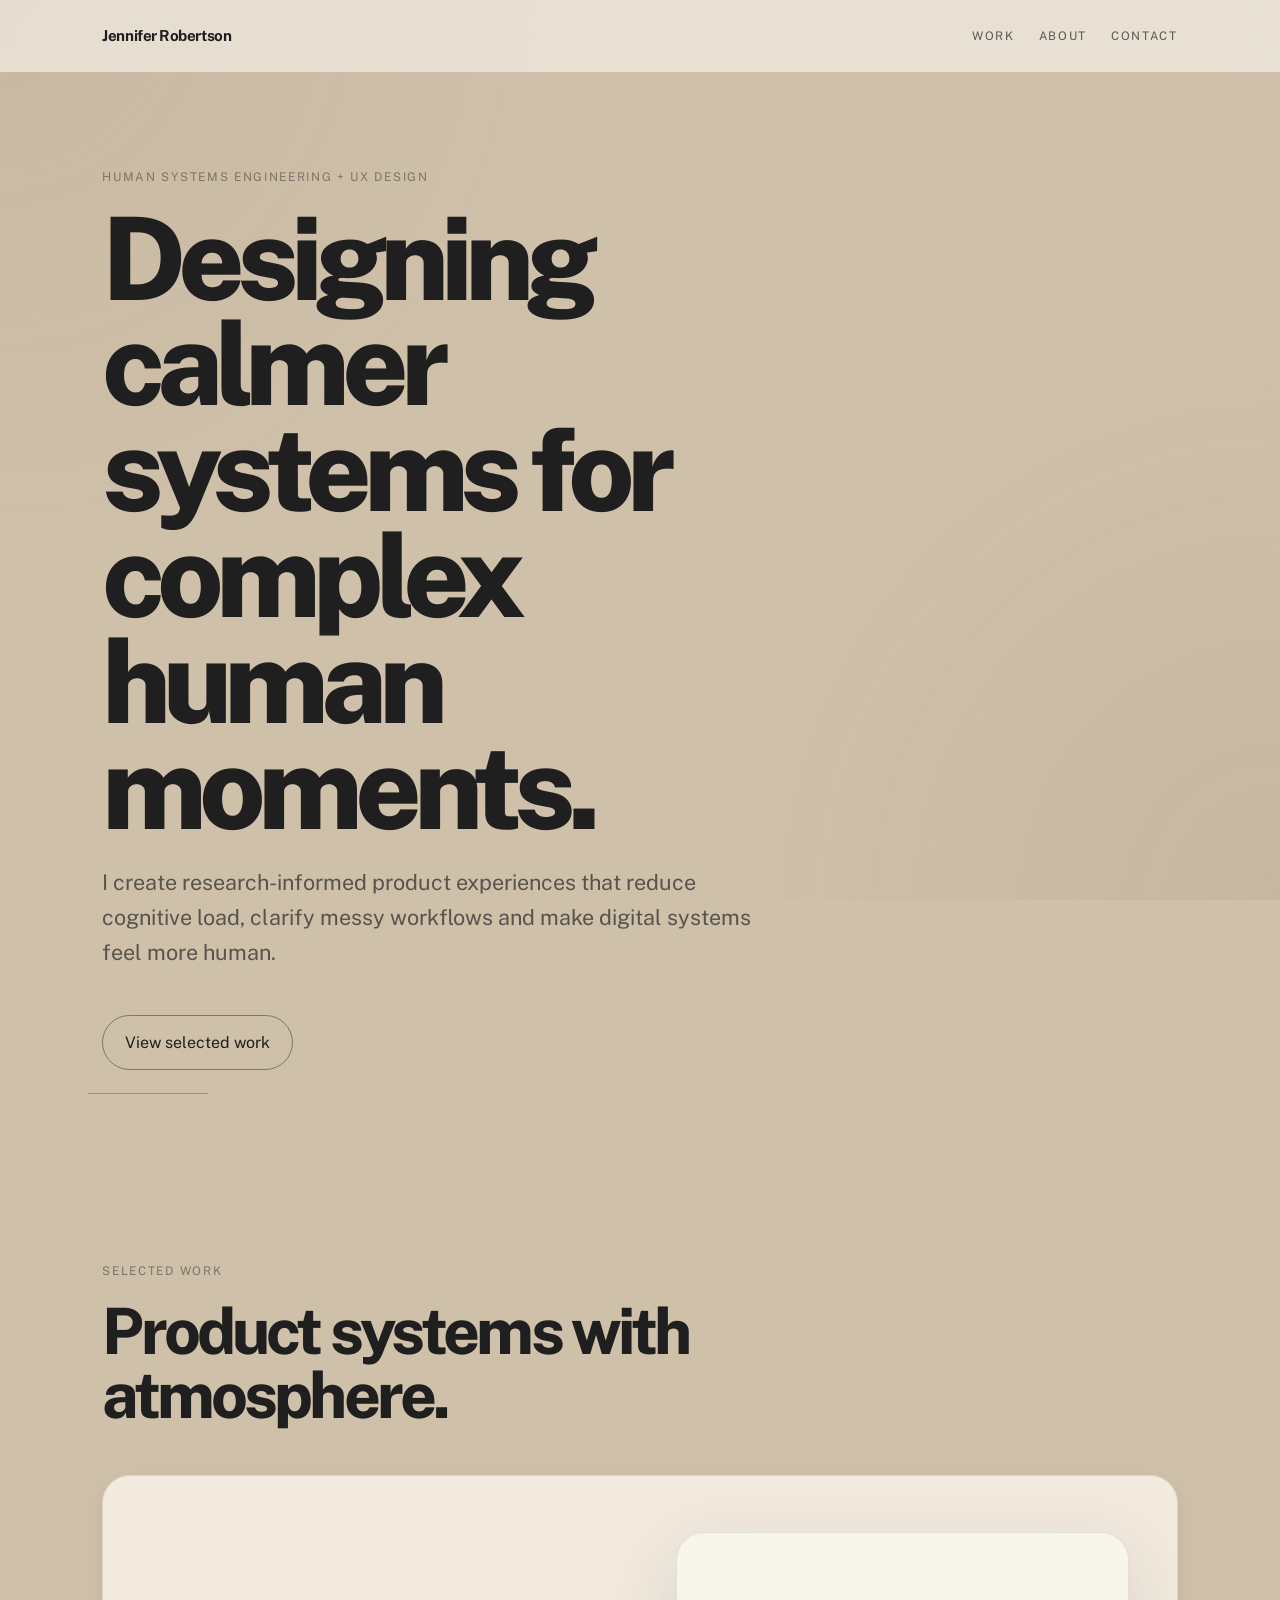
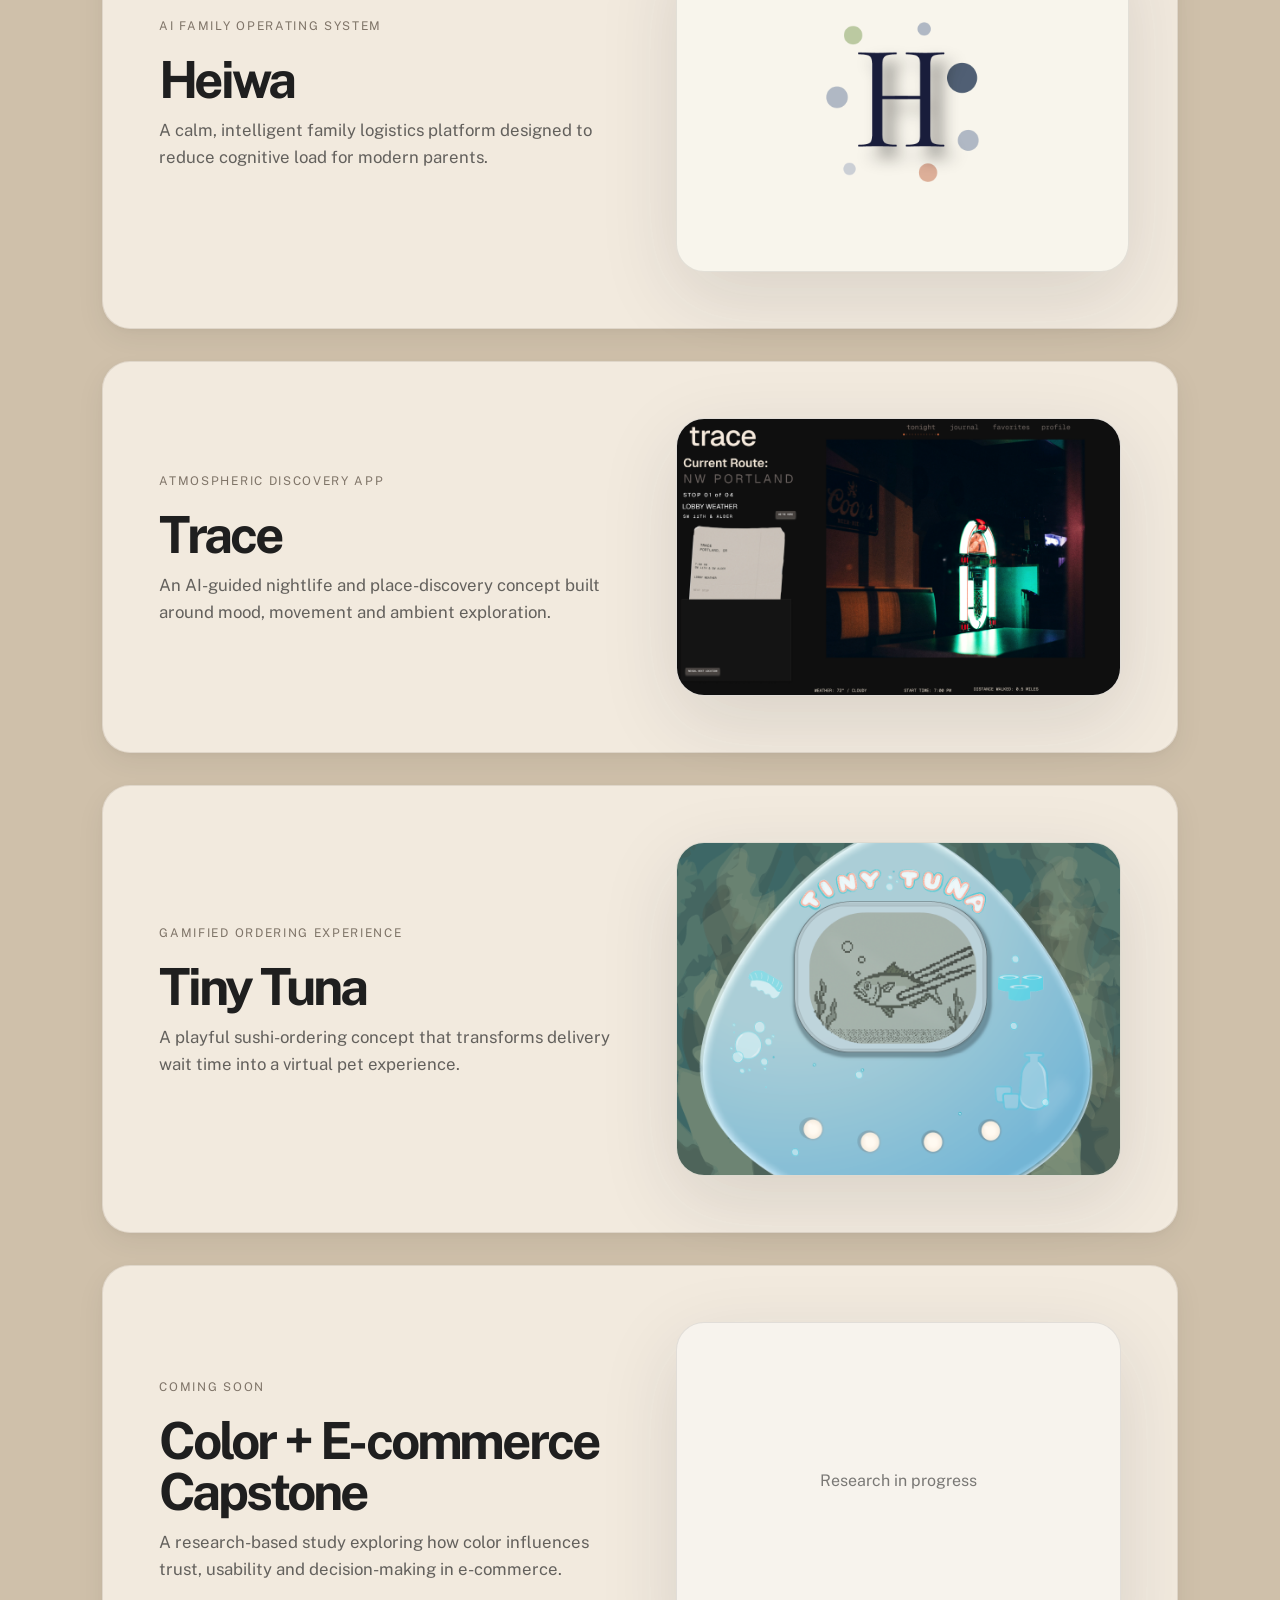
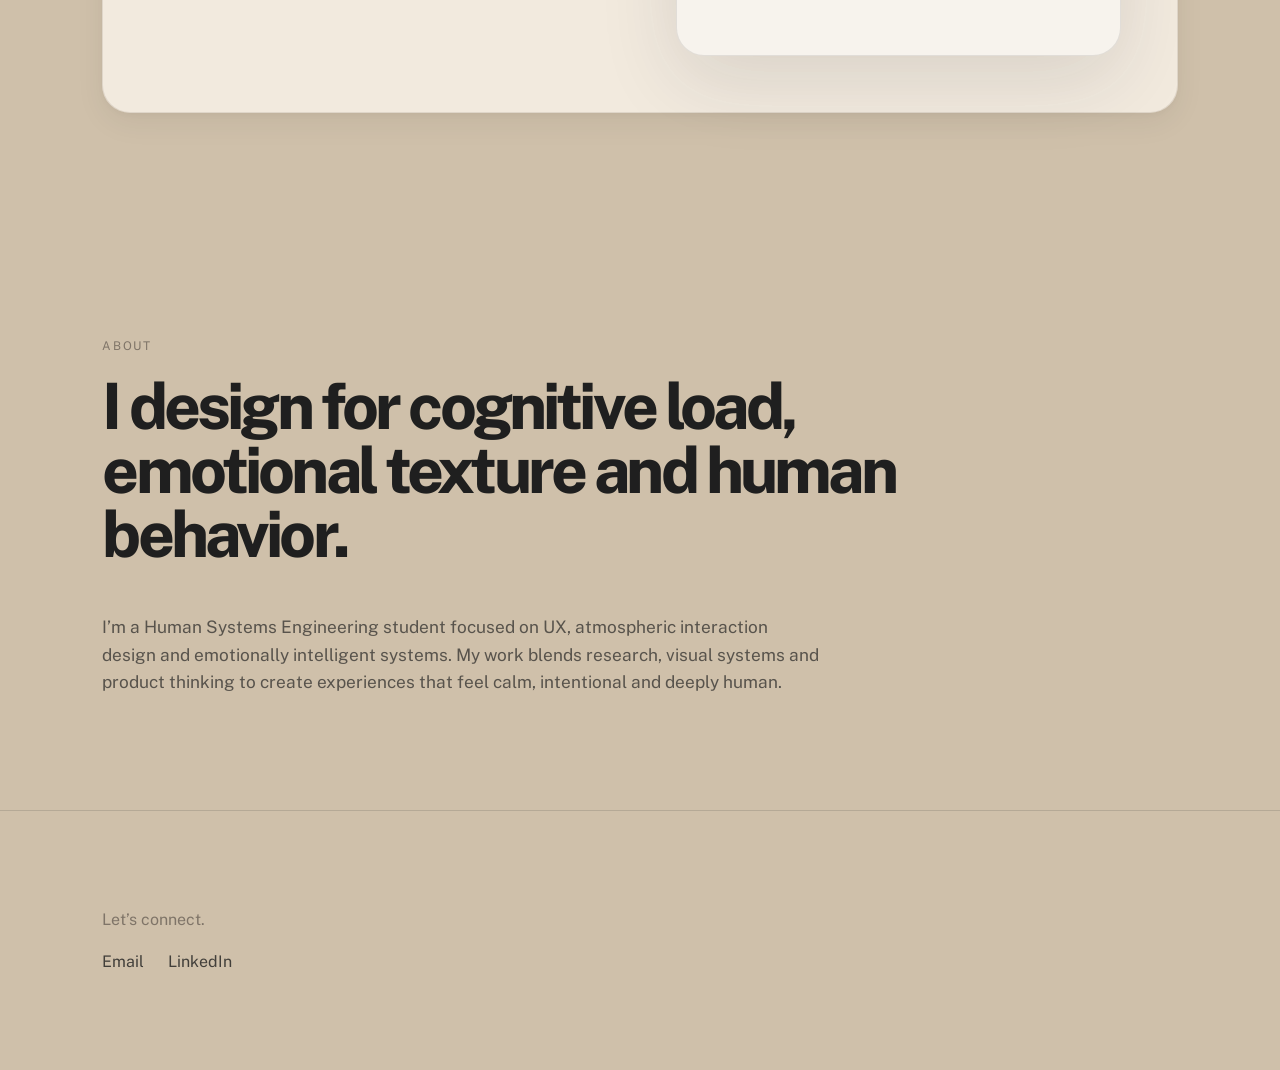
<file: index.html>
<!DOCTYPE html>
<html lang="en">
<head>
  <meta charset="UTF-8">
  <meta name="viewport" content="width=device-width, initial-scale=1.0">

  <title>Jennifer Robertson | Portfolio</title>

  <link rel="preconnect" href="https://fonts.googleapis.com">
  <link rel="preconnect" href="https://fonts.gstatic.com" crossorigin>
  <link href="https://fonts.googleapis.com/css2?family=Public+Sans:wght@300;400;500;600;700;800&display=swap" rel="stylesheet">

  <link rel="stylesheet" href="styles.css">
  <meta property="og:title" content="Jennifer Robertson | Product Designer">
<meta property="og:description" content="Designing products that simplify complex systems and support real human needs.">
<meta property="og:image" content="https://jschlos2.github.io/jennifer-robertson-ux/assets/images/portfolio-preview.png">
<meta property="og:url" content="https://jschlos2.github.io/jennifer-robertson-ux/">
<meta property="og:type" content="website">
</head>

<body>
  <header>
    <a href="index.html" class="logo">Jennifer Robertson</a>

    <nav>
      <a href="#work">Work</a>
      <a href="#about">About</a>
      <a href="#contact">Contact</a>
    </nav>
  </header>

  <main>
    <section class="hero fade-in">
      <p class="eyebrow">Human Systems Engineering + UX Design</p>

      <h1>Designing calmer systems for complex human moments.</h1>

<p class="intro">
  I create research-informed product experiences that reduce cognitive load, clarify messy workflows and make digital systems feel more human.
</p>

      <a href="#work" class="button">View selected work</a>
    </section>

    <section id="work" class="work fade-in">
      <p class="eyebrow">Selected Work</p>

      <h2>Product systems with atmosphere.</h2>

      <a class="project-card" href="projects/heiwa.html">
        <div class="project-copy">
          <p class="project-label">AI family operating system</p>
          <h3>Heiwa</h3>
          <p>
            A calm, intelligent family logistics platform designed
            to reduce cognitive load for modern parents.
          </p>
        </div>

        <div class="project-image heiwa-card-image">
  <img src="assets/images/heiwa-logo-new.png" alt="Heiwa logo">
</div>
      </a>

      <a class="project-card" href="projects/trace.html">
        <div class="project-copy">
          <p class="project-label">Atmospheric discovery app</p>
          <h3>Trace</h3>
          <p>
            An AI-guided nightlife and place-discovery concept
            built around mood, movement and ambient exploration.
          </p>
        </div>

        <div class="project-image">
          <img src="assets/images/trace-preview.png" alt="Preview of the Trace interface">
        </div>
      </a>

      <a class="project-card" href="projects/tiny-tuna.html">
        <div class="project-copy">
          <p class="project-label">Gamified ordering experience</p>
          <h3>Tiny Tuna</h3>
          <p>
            A playful sushi-ordering concept that transforms delivery
            wait time into a virtual pet experience.
          </p>
        </div>

        <div class="project-image tiny-tuna-card-image">
  <img src="assets/images/tiny-tuna-preview.png" alt="Tiny Tuna virtual pet sushi ordering concept">
</div>

      <a class="project-card" href="projects/capstone.html">
        <div class="project-copy">
          <p class="project-label">Coming soon</p>
          <h3>Color + E-commerce Capstone</h3>
          <p>
            A research-based study exploring how color influences
            trust, usability and decision-making in e-commerce.
          </p>
        </div>

        <div class="project-image placeholder">
          <p>Research in progress</p>
        </div>
      </a>
    </section>

    <section id="about" class="about">
      <p class="eyebrow">About</p>

      <h2>I design for cognitive load, emotional texture and human behavior.</h2>

      <p>
        I’m a Human Systems Engineering student focused on UX,
        atmospheric interaction design and emotionally intelligent systems.
        My work blends research, visual systems and product thinking
        to create experiences that feel calm, intentional and deeply human.
      </p>
    </section>
  </main>

  <footer id="contact">
    <p>Let’s connect.</p>

    <div class="footer-links">
      <a href="mailto:robertsonjenniferc@gmail.com">Email</a>
      <a href="https://www.linkedin.com/in/jennifercrobertson/">LinkedIn</a>
      
    </div>
  </footer>
</body>
</html>
</file>
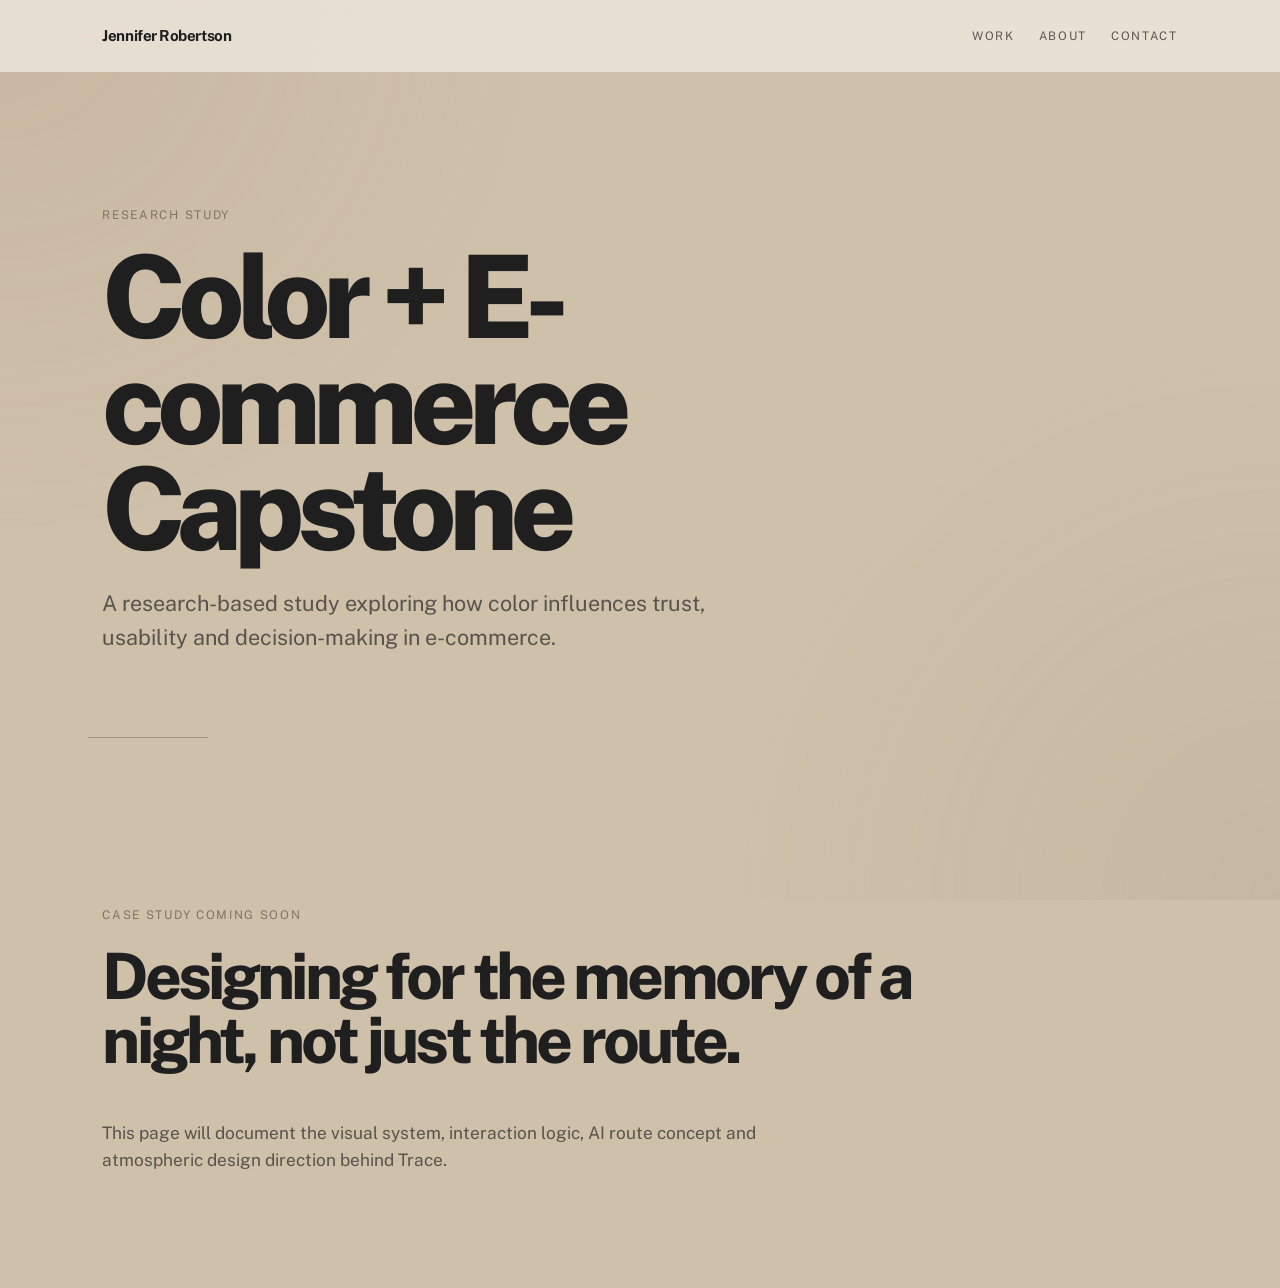
<file: projects 2/capstone.html>
<!DOCTYPE html>
<html lang="en">
<head>
  <meta charset="UTF-8">
  <meta name="viewport" content="width=device-width, initial-scale=1.0">
  <title>Color + E-commerce Capstone | Jennifer Robertson</title>

  <link rel="preconnect" href="https://fonts.googleapis.com">
  <link rel="preconnect" href="https://fonts.gstatic.com" crossorigin>
  <link href="https://fonts.googleapis.com/css2?family=Public+Sans:wght@300;400;500;600;700;800&display=swap" rel="stylesheet">

  <link rel="stylesheet" href="../styles.css">
</head>

<body>
  <header>
    <a href="../index.html" class="logo">Jennifer Robertson</a>

    <nav>
      <a href="../index.html#work">Work</a>
      <a href="../index.html#about">About</a>
      <a href="../index.html#contact">Contact</a>
    </nav>
  </header>

  <main>
    <section class="hero project-hero">
      <p class="eyebrow">Research study</p>
<h1>Color + E-commerce Capstone</h1>
<p class="intro">
  A research-based study exploring how color influences trust,
  usability and decision-making in e-commerce.
</p>
    </section>

    <section class="about">
      <p class="eyebrow">Case study coming soon</p>
      <h2>Designing for the memory of a night, not just the route.</h2>
      <p>
        This page will document the visual system, interaction logic,
        AI route concept and atmospheric design direction behind Trace.
      </p>
    </section>
  </main>
</body>
</html>
</file>
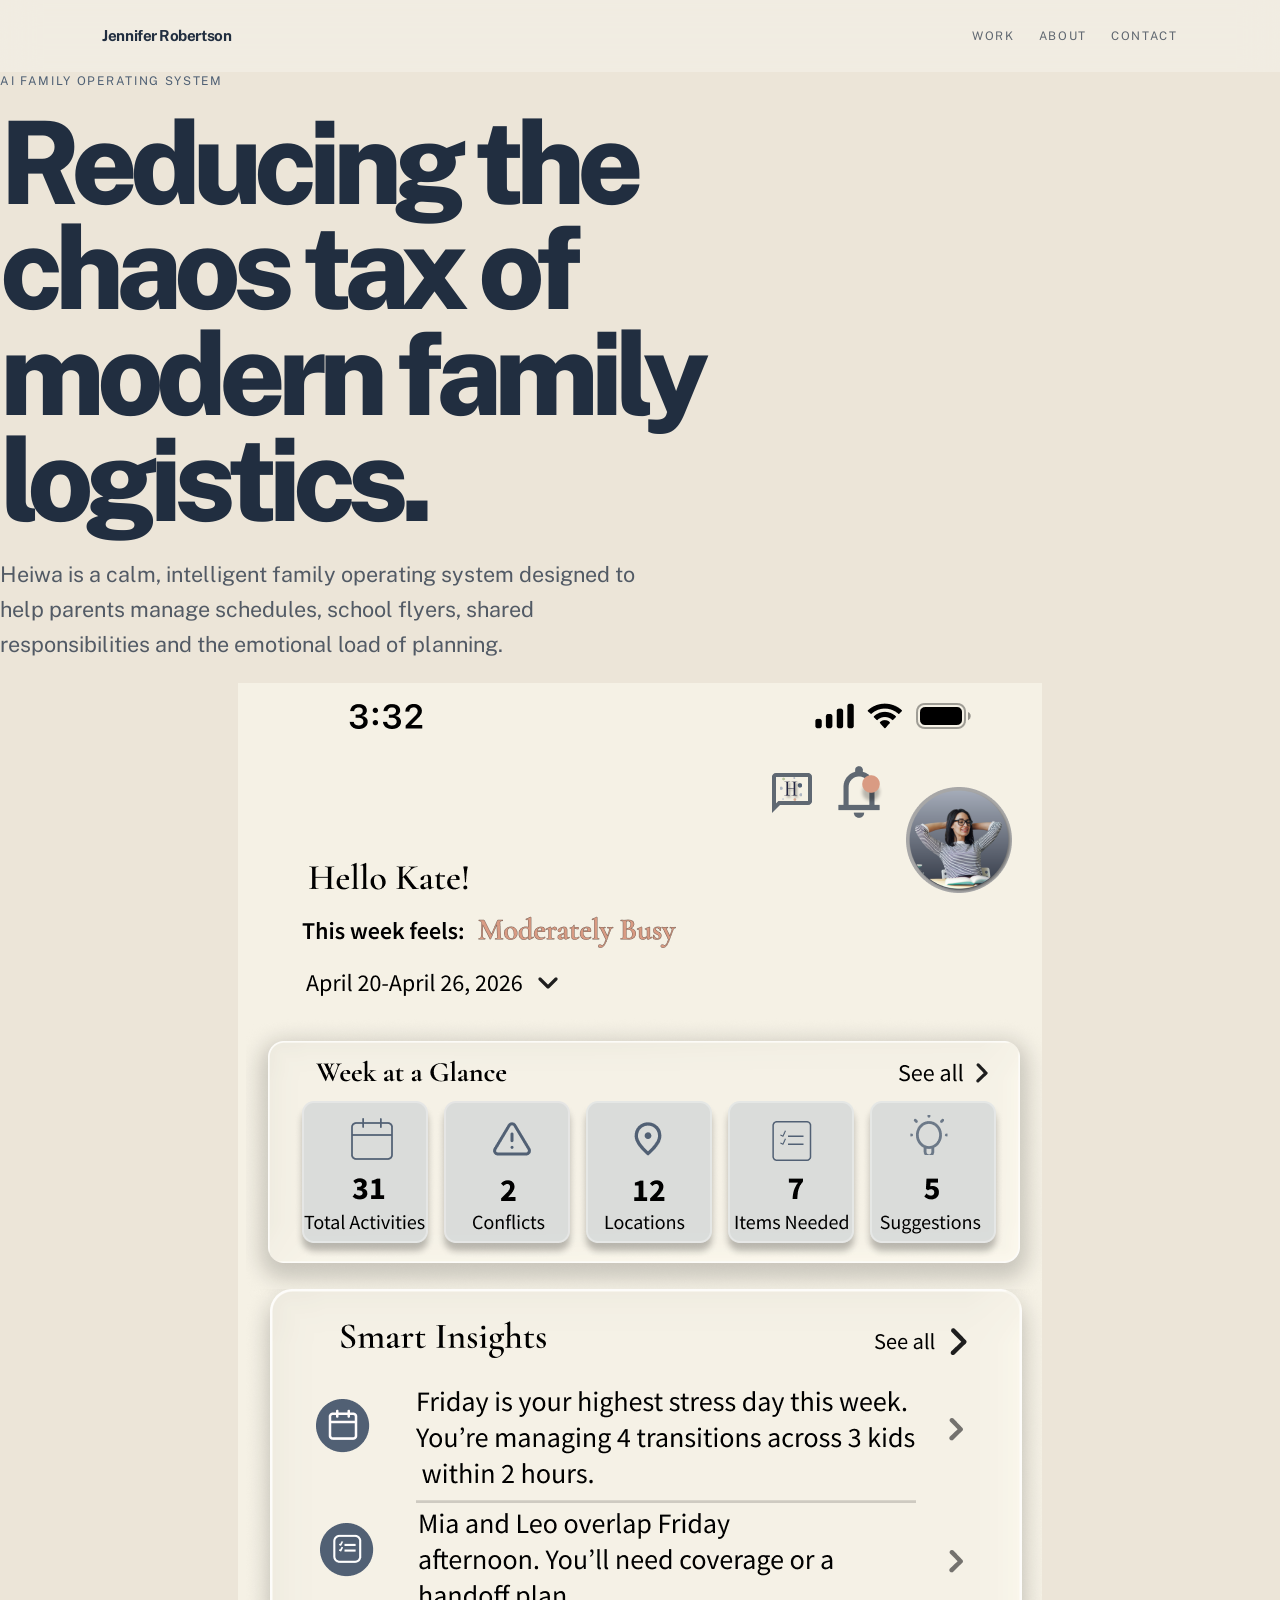
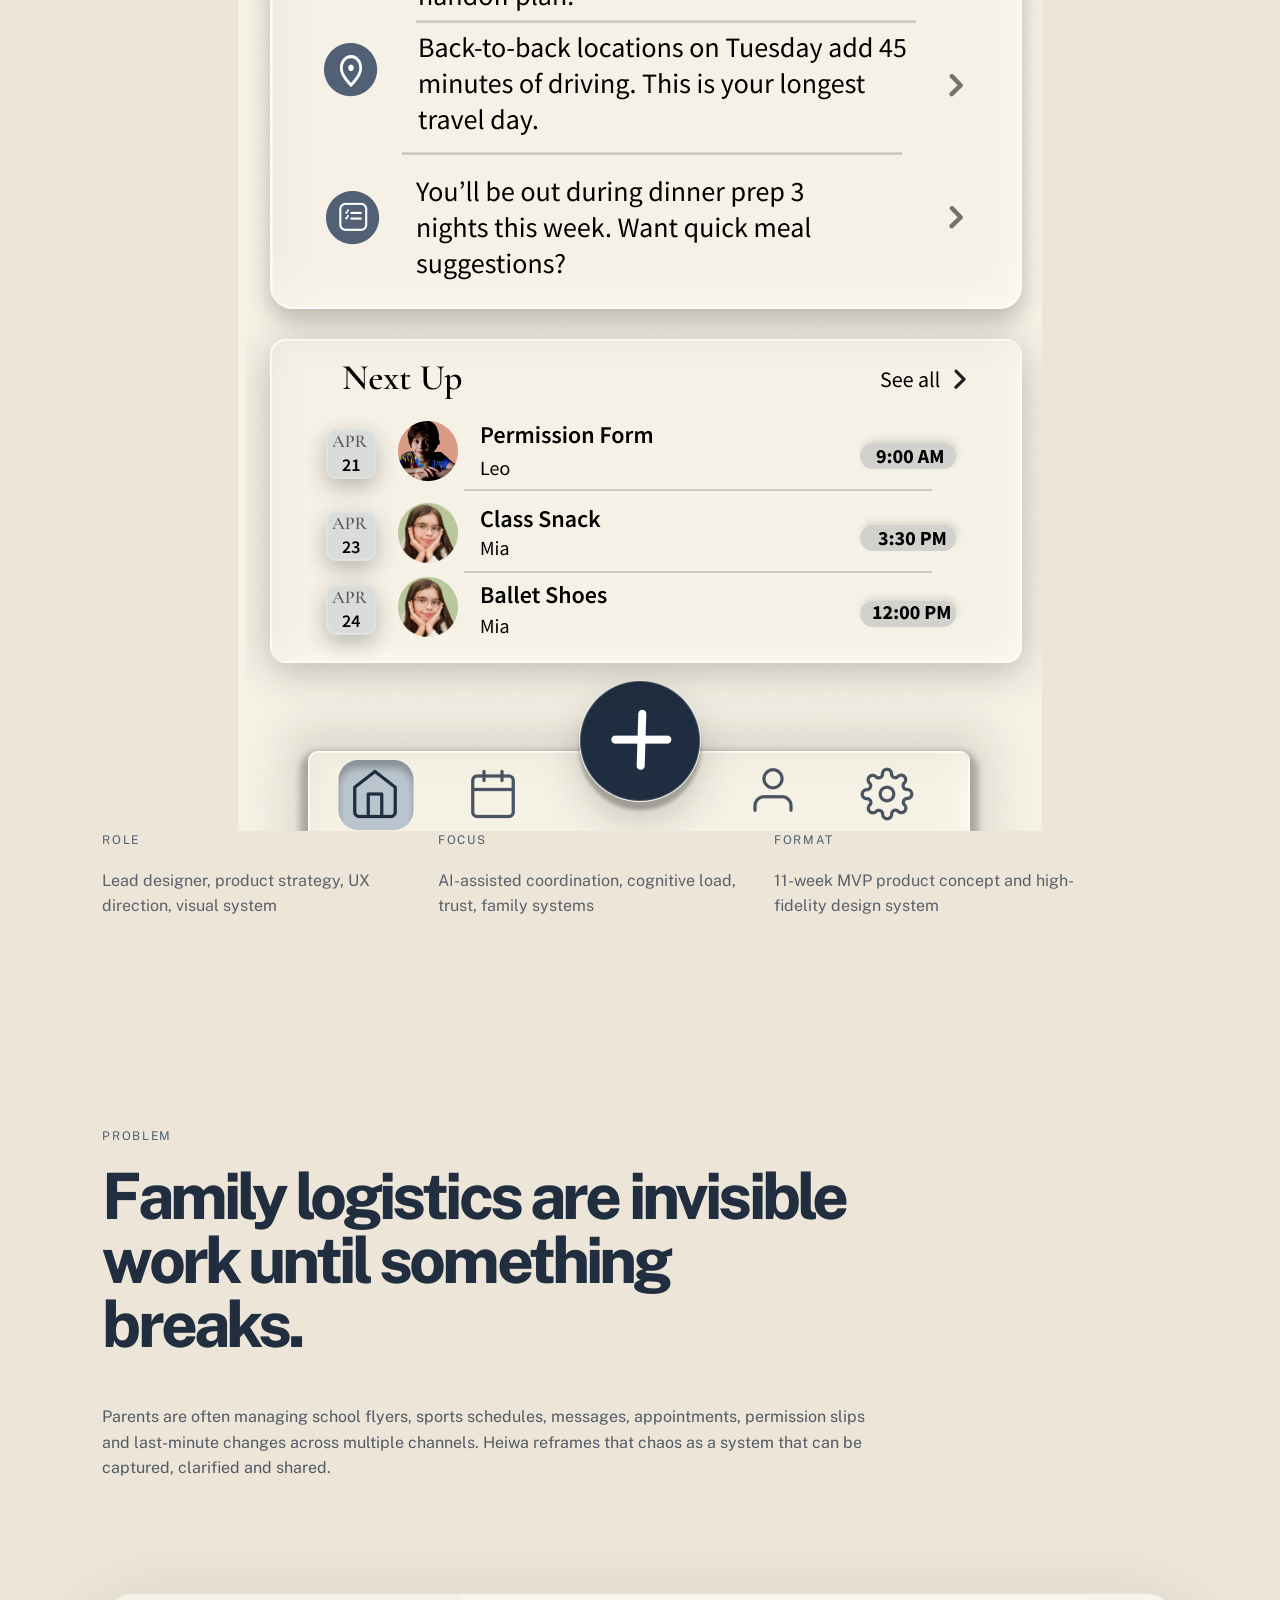
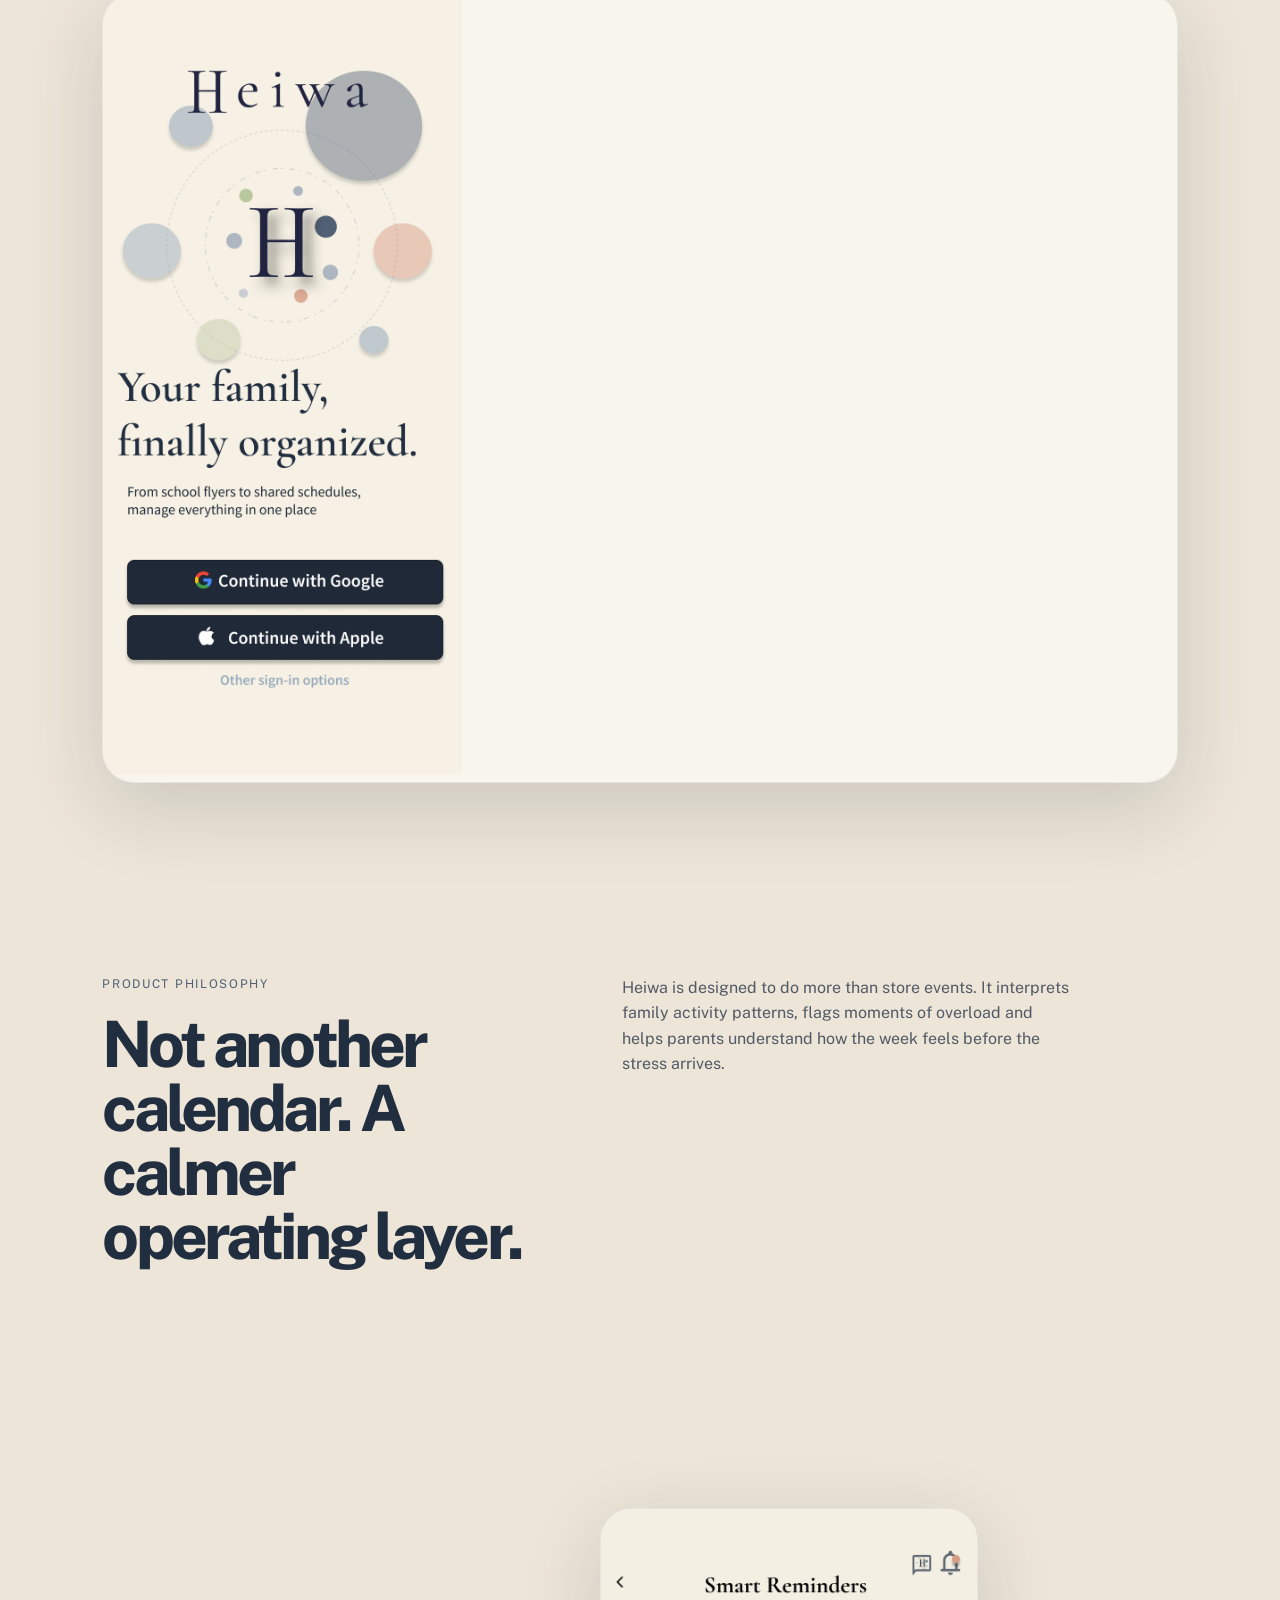
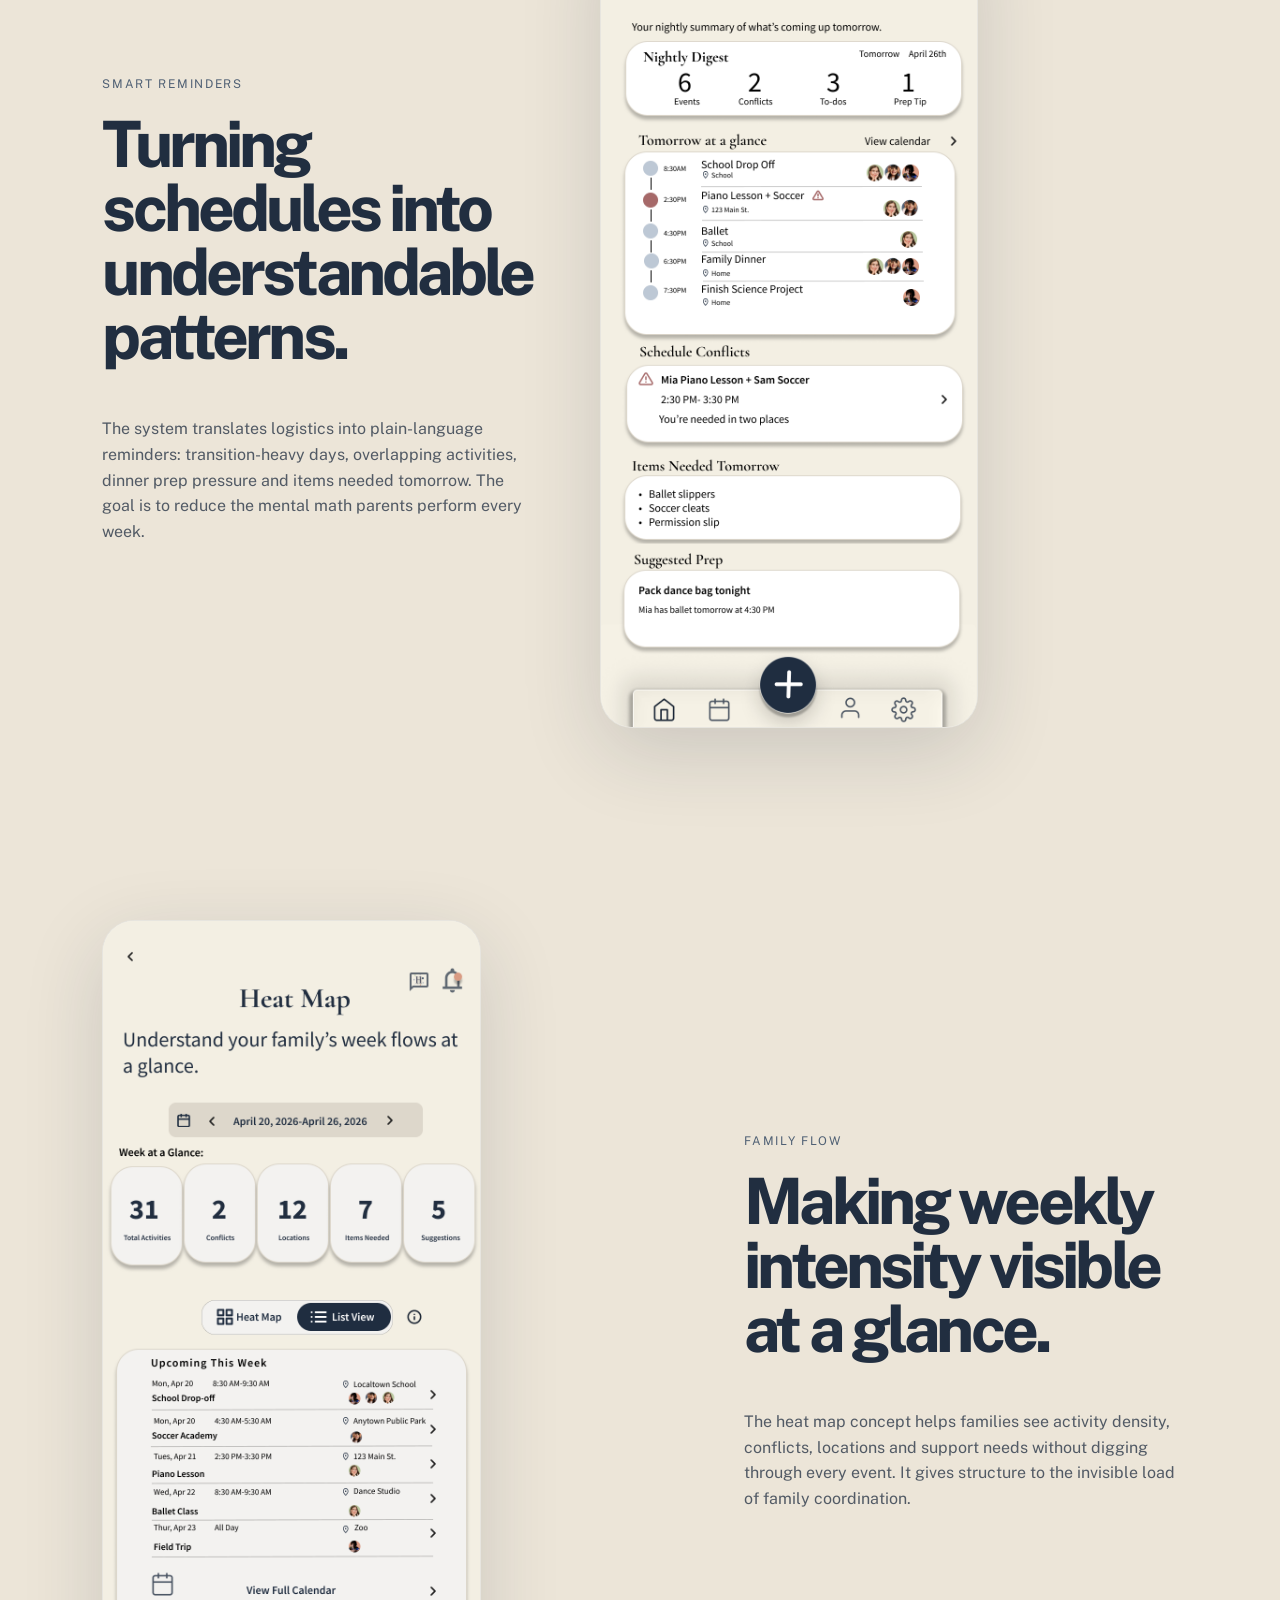
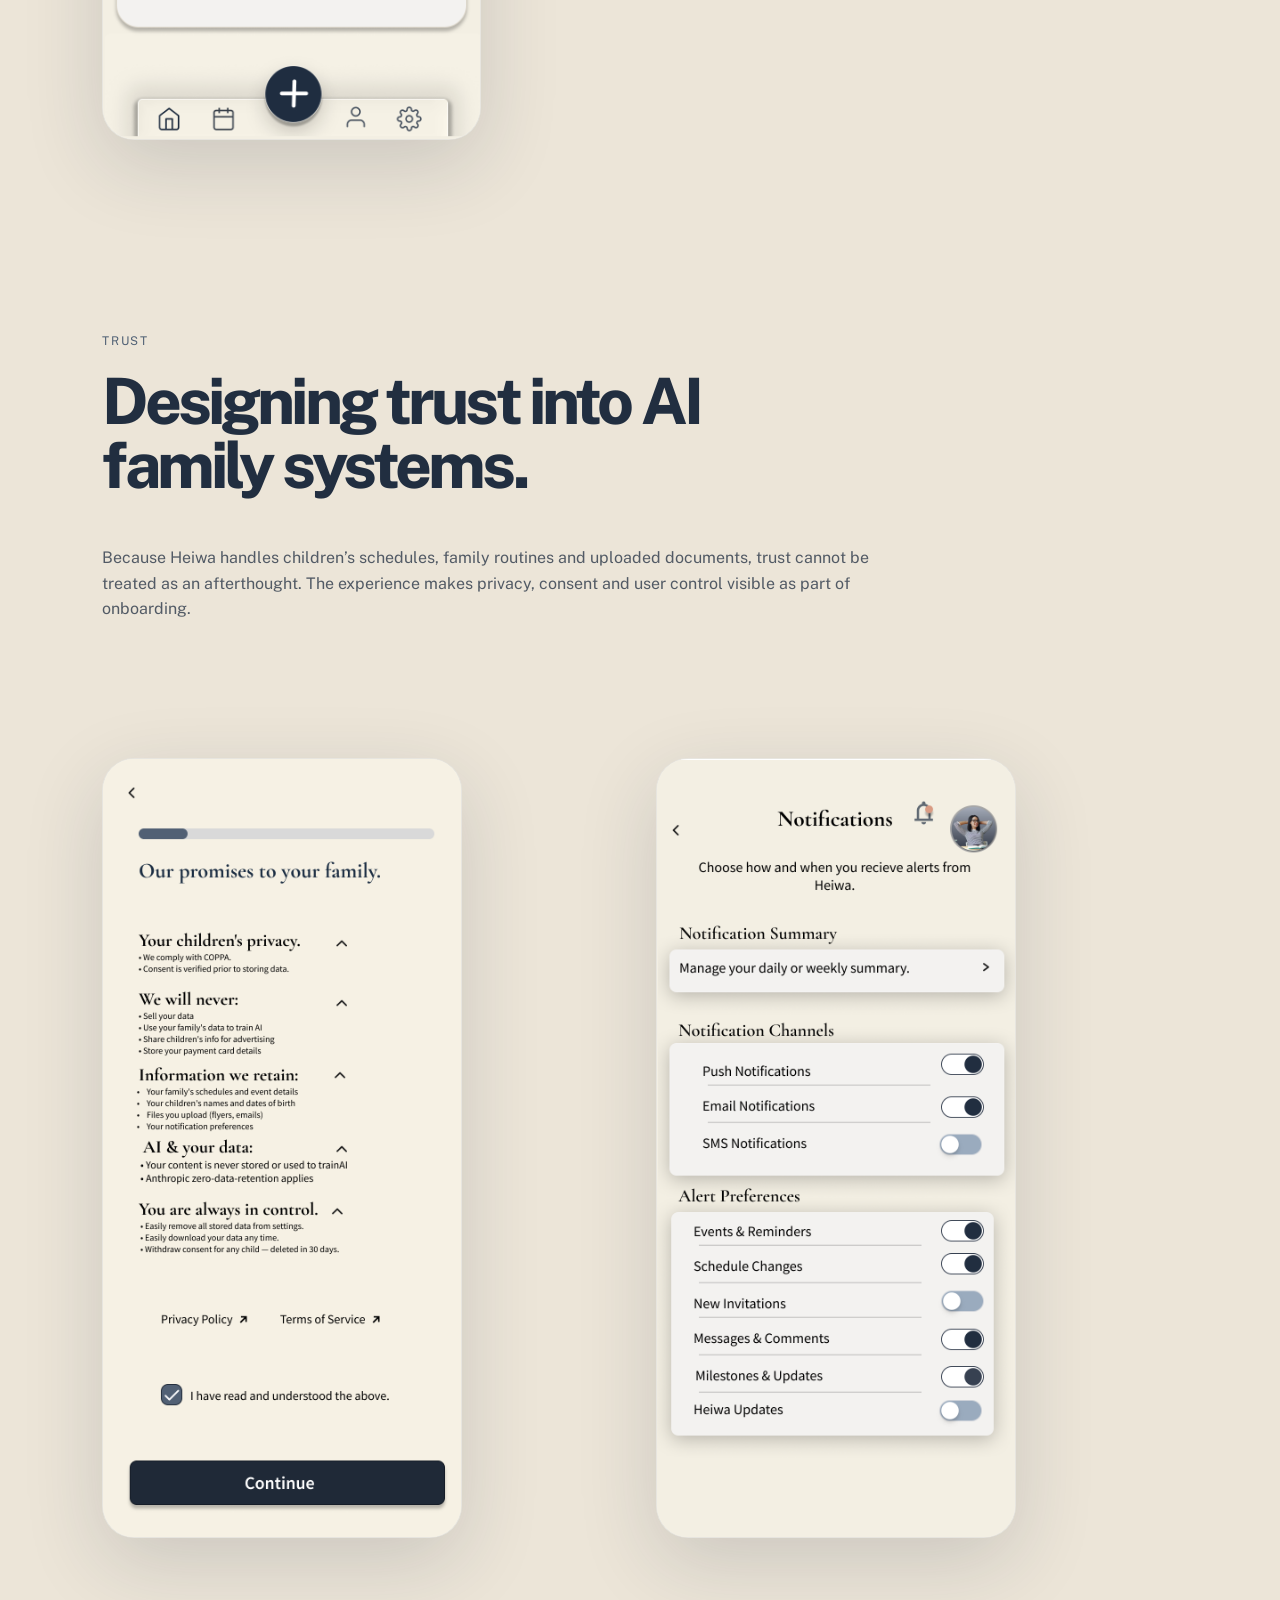
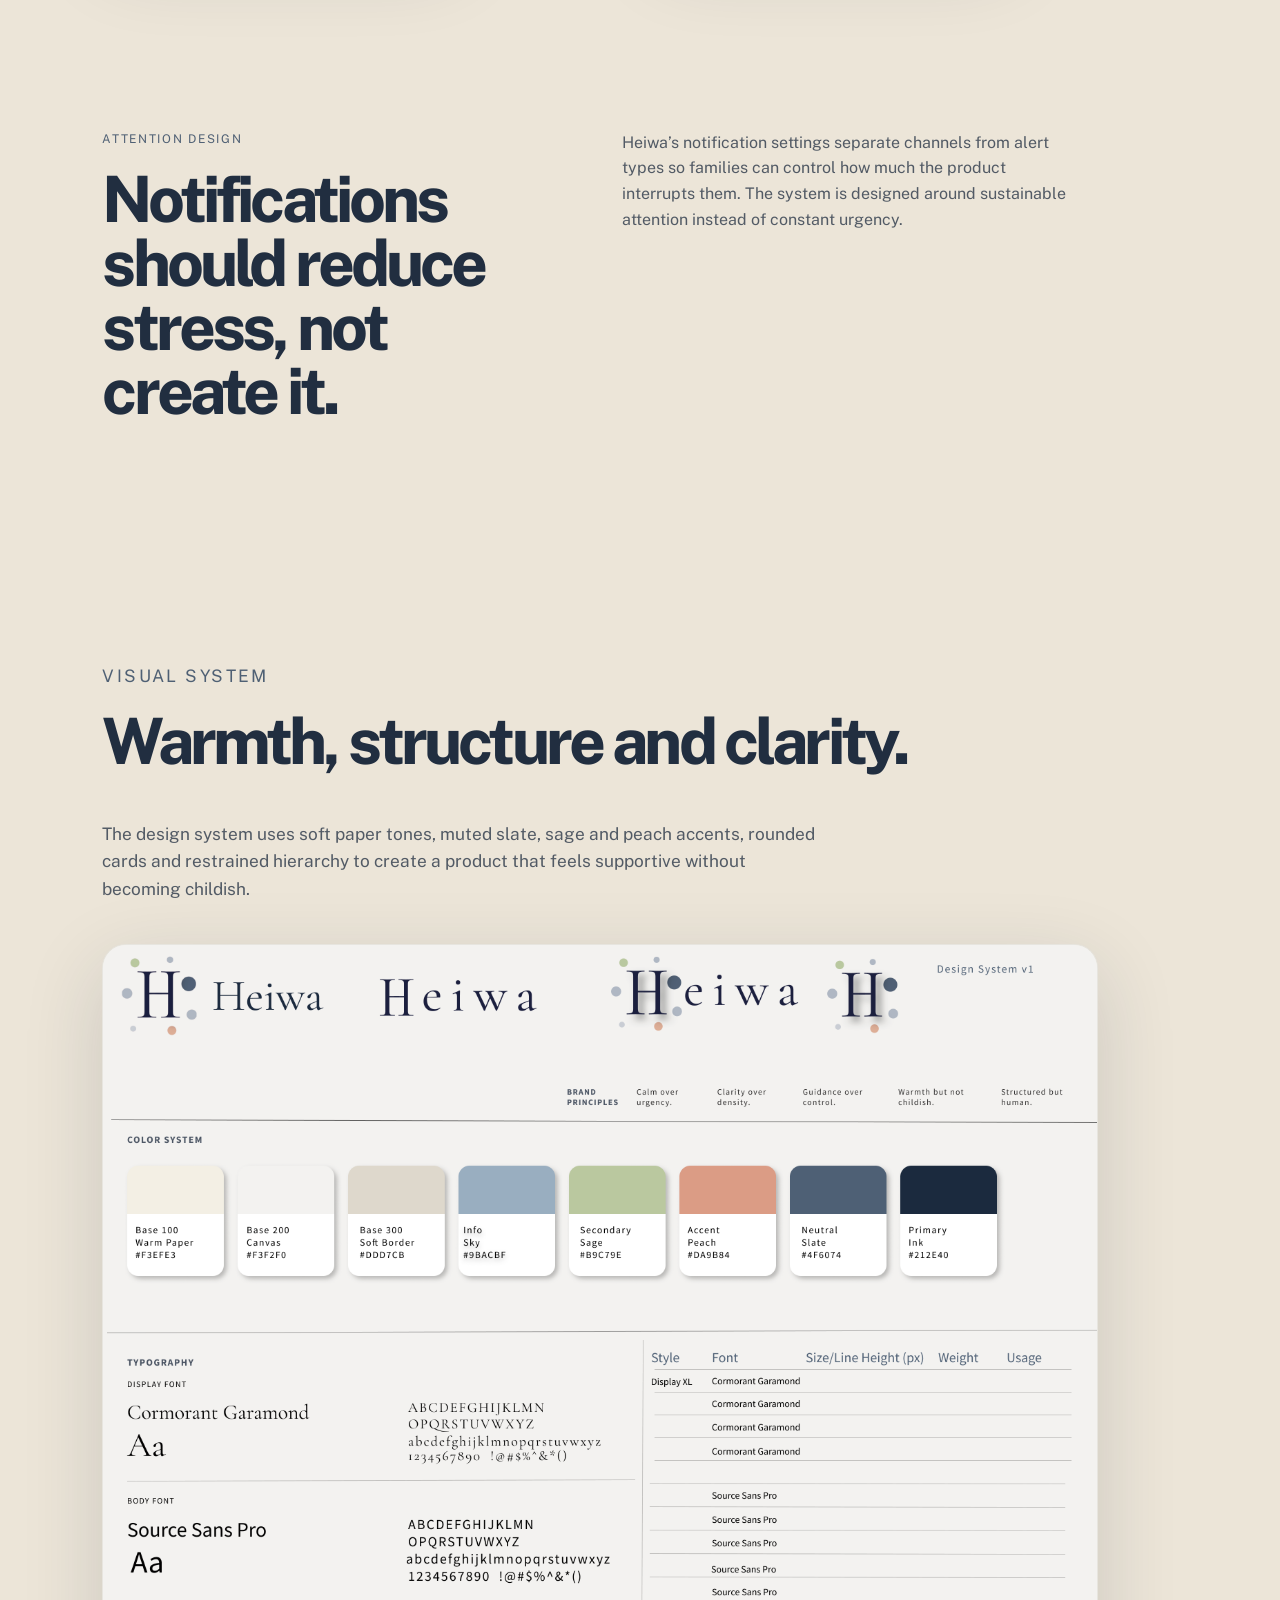
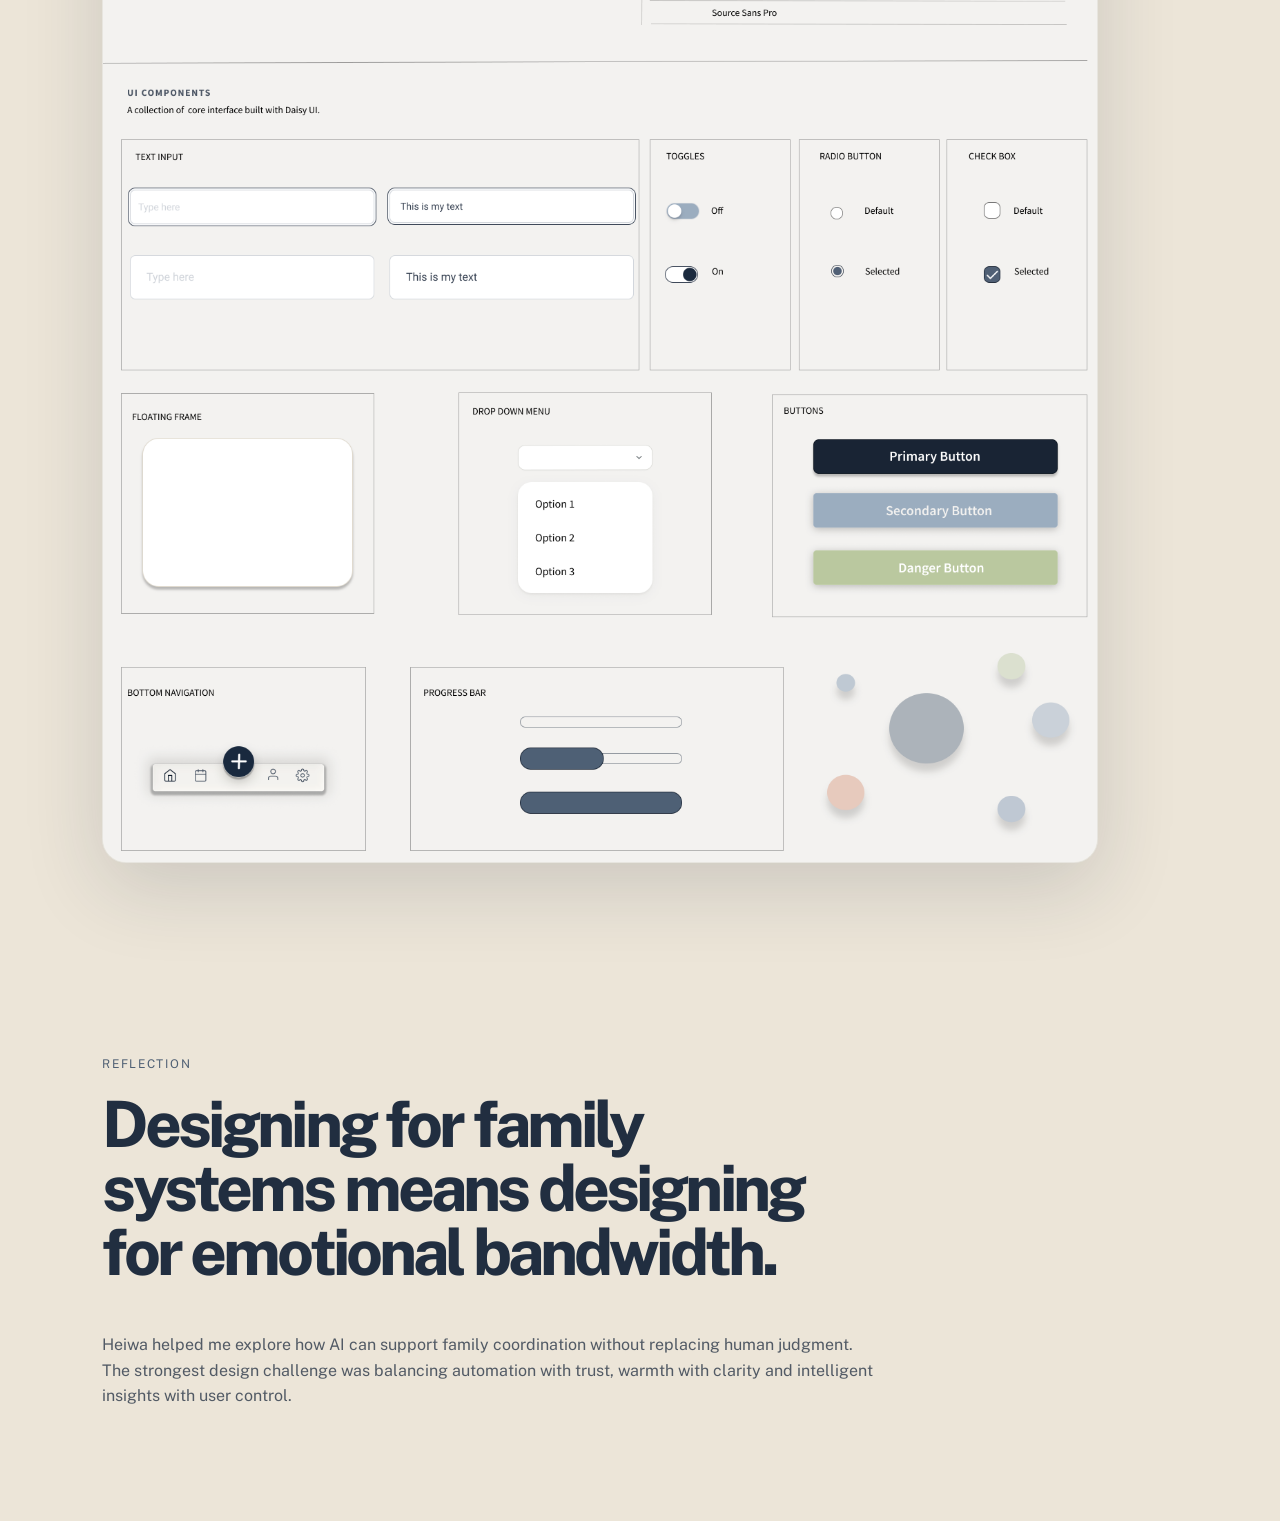
<file: Projects/heiwa.html>
<!DOCTYPE html>
<html lang="en">
<head>
  <meta charset="UTF-8">
  <meta name="viewport" content="width=device-width, initial-scale=1.0">

  <title>Heiwa | Jennifer Robertson</title>

  <link rel="preconnect" href="https://fonts.googleapis.com">
  <link rel="preconnect" href="https://fonts.gstatic.com" crossorigin>
  <link href="https://fonts.googleapis.com/css2?family=Public+Sans:wght@300;400;500;600;700;800&display=swap" rel="stylesheet">

  <link rel="stylesheet" href="../styles.css">
</head>

<body class="heiwa-page">
  <header>
    <a href="../index.html" class="logo">Jennifer Robertson</a>

    <nav>
      <a href="../index.html#work">Work</a>
      <a href="../index.html#about">About</a>
      <a href="../index.html#contact">Contact</a>
    </nav>
  </header>

  <main>
    <section class="heiwa-hero fade-in">
      <div class="heiwa-hero-copy">
        <p class="eyebrow">AI family operating system</p>

        <h1>Reducing the chaos tax of modern family logistics.</h1>

        <p class="intro">
          Heiwa is a calm, intelligent family operating system designed to help parents manage schedules, school flyers, shared responsibilities and the emotional load of planning.
        </p>
      </div>

      <div class="heiwa-hero-image">
        <img src="../assets/images/heiwa-hero.png" alt="Heiwa dashboard showing weekly family insights">
      </div>
    </section>

    <section class="heiwa-overview">
      <div>
        <p class="eyebrow">Role</p>
        <p>Lead designer, product strategy, UX direction, visual system</p>
      </div>

      <div>
        <p class="eyebrow">Focus</p>
        <p>AI-assisted coordination, cognitive load, trust, family systems</p>
      </div>

      <div>
        <p class="eyebrow">Format</p>
        <p>11-week MVP product concept and high-fidelity design system</p>
      </div>
    </section>

    <section class="heiwa-section">
      <p class="eyebrow">Problem</p>

      <h2>Family logistics are invisible work until something breaks.</h2>

      <p>
        Parents are often managing school flyers, sports schedules, messages, appointments, permission slips and last-minute changes across multiple channels. Heiwa reframes that chaos as a system that can be captured, clarified and shared.
      </p>
    </section>

    <section class="heiwa-image-block">
      <img src="../assets/images/heiwa-onboarding.png" alt="Heiwa onboarding screen with orbital family system graphic">
    </section>

    <section class="heiwa-section split">
      <div>
        <p class="eyebrow">Product philosophy</p>

        <h2>Not another calendar. A calmer operating layer.</h2>
      </div>

      <p>
        Heiwa is designed to do more than store events. It interprets family activity patterns, flags moments of overload and helps parents understand how the week feels before the stress arrives.
      </p>
    </section>

    <section class="heiwa-feature">
      <div class="heiwa-feature-copy">
        <p class="eyebrow">Smart reminders</p>

        <h2>Turning schedules into understandable patterns.</h2>

        <p>
          The system translates logistics into plain-language reminders: transition-heavy days, overlapping activities, dinner prep pressure and items needed tomorrow. The goal is to reduce the mental math parents perform every week.
        </p>
      </div>

      <img src="../assets/images/heiwa-smart-reminders.png" alt="Heiwa smart reminders and nightly digest interface">
    </section>

    <section class="heiwa-feature reverse">
      <div class="heiwa-feature-copy">
        <p class="eyebrow">Family flow</p>

        <h2>Making weekly intensity visible at a glance.</h2>

        <p>
          The heat map concept helps families see activity density, conflicts, locations and support needs without digging through every event. It gives structure to the invisible load of family coordination.
        </p>
      </div>

      <img src="../assets/images/heiwa-heatmap.png" alt="Heiwa heat map and weekly activity list">
    </section>

    <section class="heiwa-section">
      <p class="eyebrow">Trust</p>

      <h2>Designing trust into AI family systems.</h2>

      <p>
        Because Heiwa handles children’s schedules, family routines and uploaded documents, trust cannot be treated as an afterthought. The experience makes privacy, consent and user control visible as part of onboarding.
      </p>
    </section>

    <section class="heiwa-gallery">
      <img src="../assets/images/heiwa-trust.png" alt="Heiwa privacy and data promises screen">
      <img src="../assets/images/heiwa-notifications.png" alt="Heiwa notification preferences screen">
    </section>

    <section class="heiwa-section split">
      <div>
        <p class="eyebrow">Attention design</p>

        <h2>Notifications should reduce stress, not create it.</h2>
      </div>

      <p>
        Heiwa’s notification settings separate channels from alert types so families can control how much the product interrupts them. The system is designed around sustainable attention instead of constant urgency.
      </p>
    </section>

    <section class="heiwa-design-system">
      <p class="eyebrow">Visual system</p>

      <h2>Warmth, structure and clarity.</h2>

      <p>
        The design system uses soft paper tones, muted slate, sage and peach accents, rounded cards and restrained hierarchy to create a product that feels supportive without becoming childish.
      </p>

      <img src="../assets/images/heiwa-design-system.png" alt="Heiwa design system board with logos, colors, typography and components">
    </section>

    <section class="heiwa-section reflection">
      <p class="eyebrow">Reflection</p>

      <h2>Designing for family systems means designing for emotional bandwidth.</h2>

      <p>
        Heiwa helped me explore how AI can support family coordination without replacing human judgment. The strongest design challenge was balancing automation with trust, warmth with clarity and intelligent insights with user control.
      </p>
    </section>
  </main>
</body>
</html>
</file>
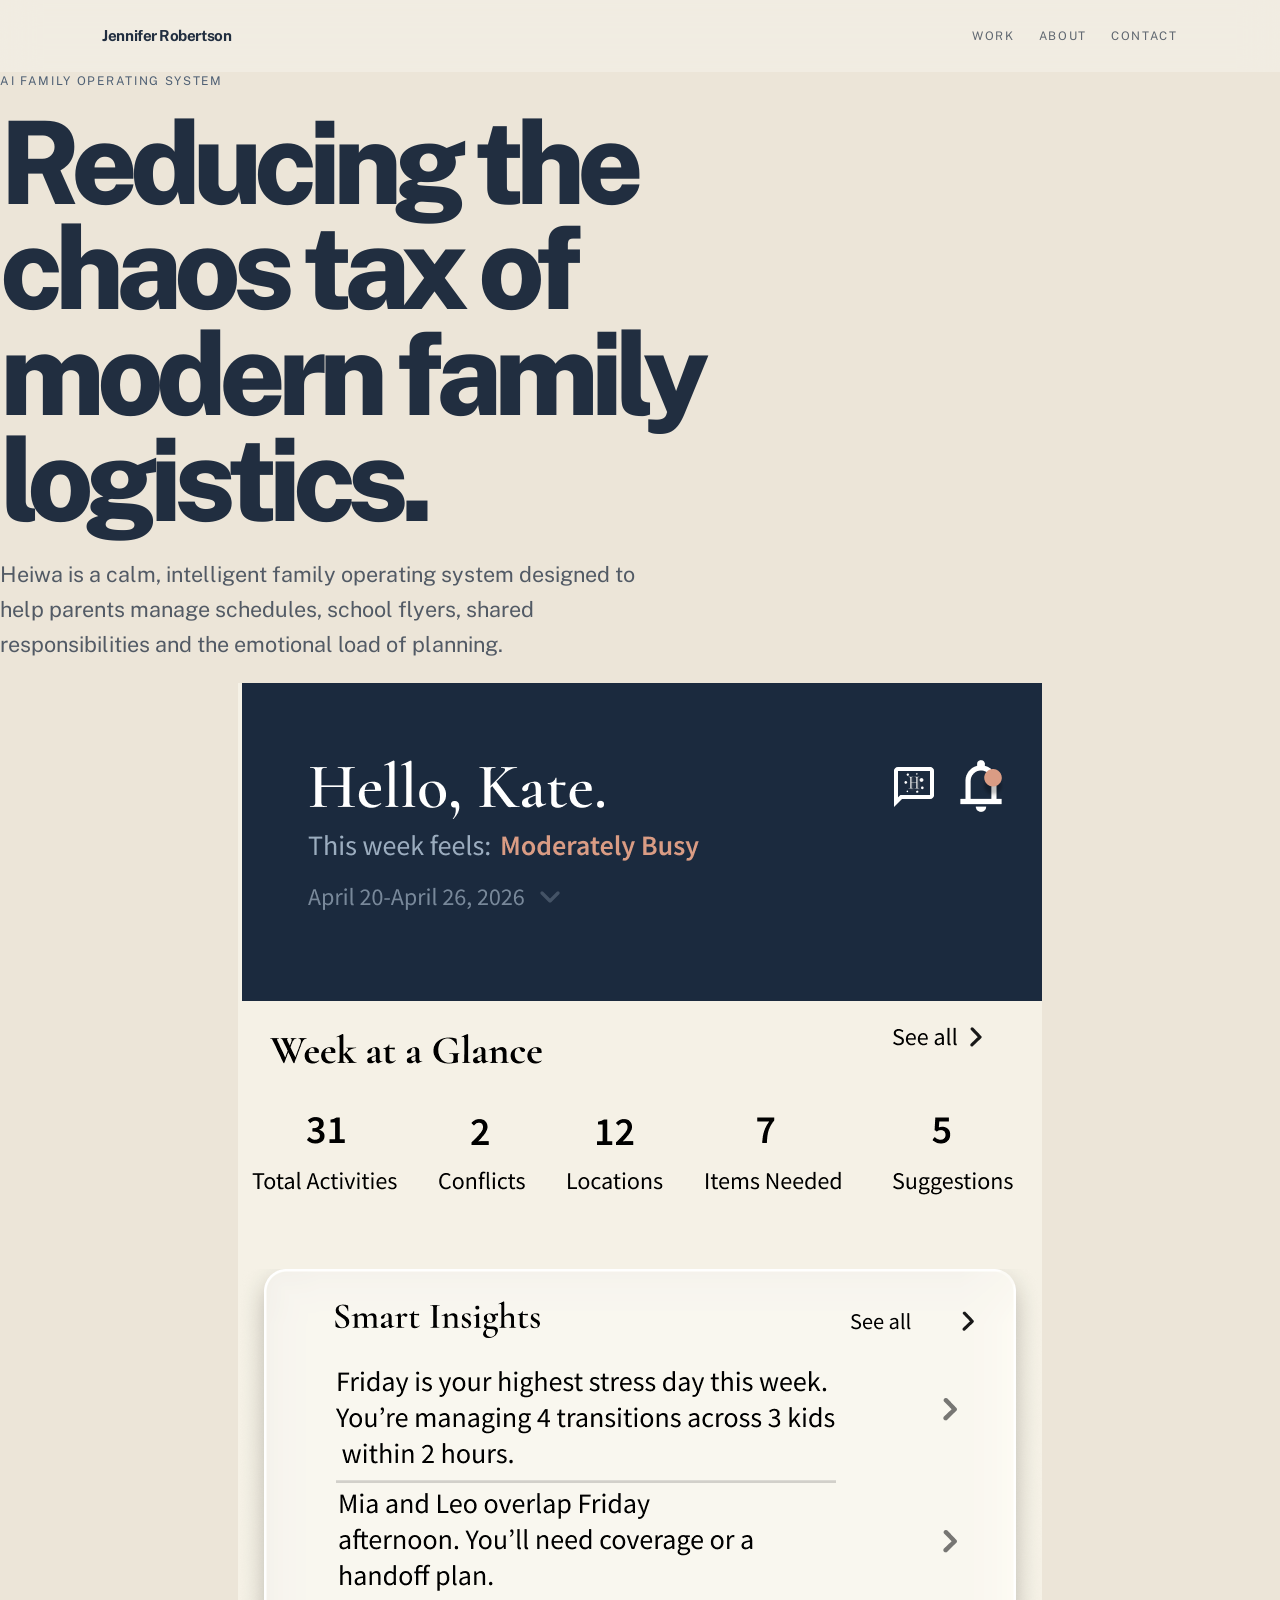
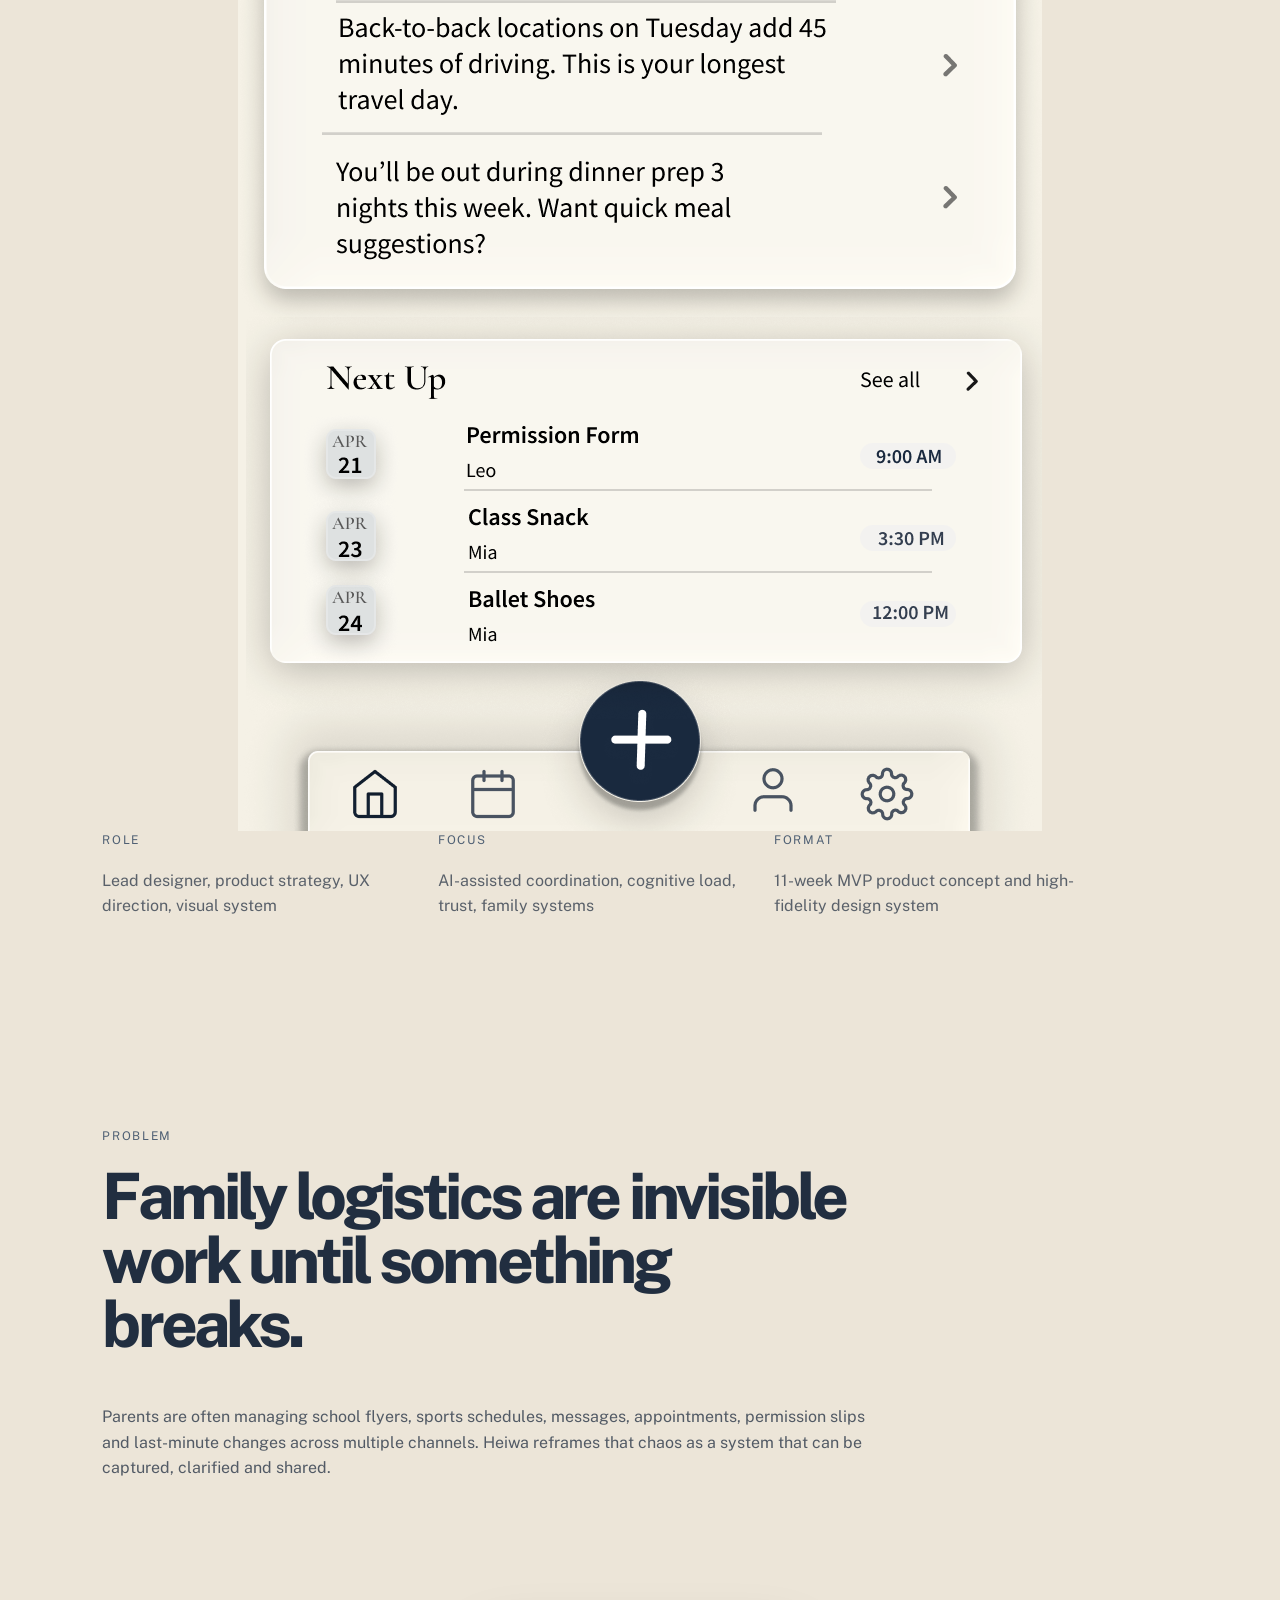
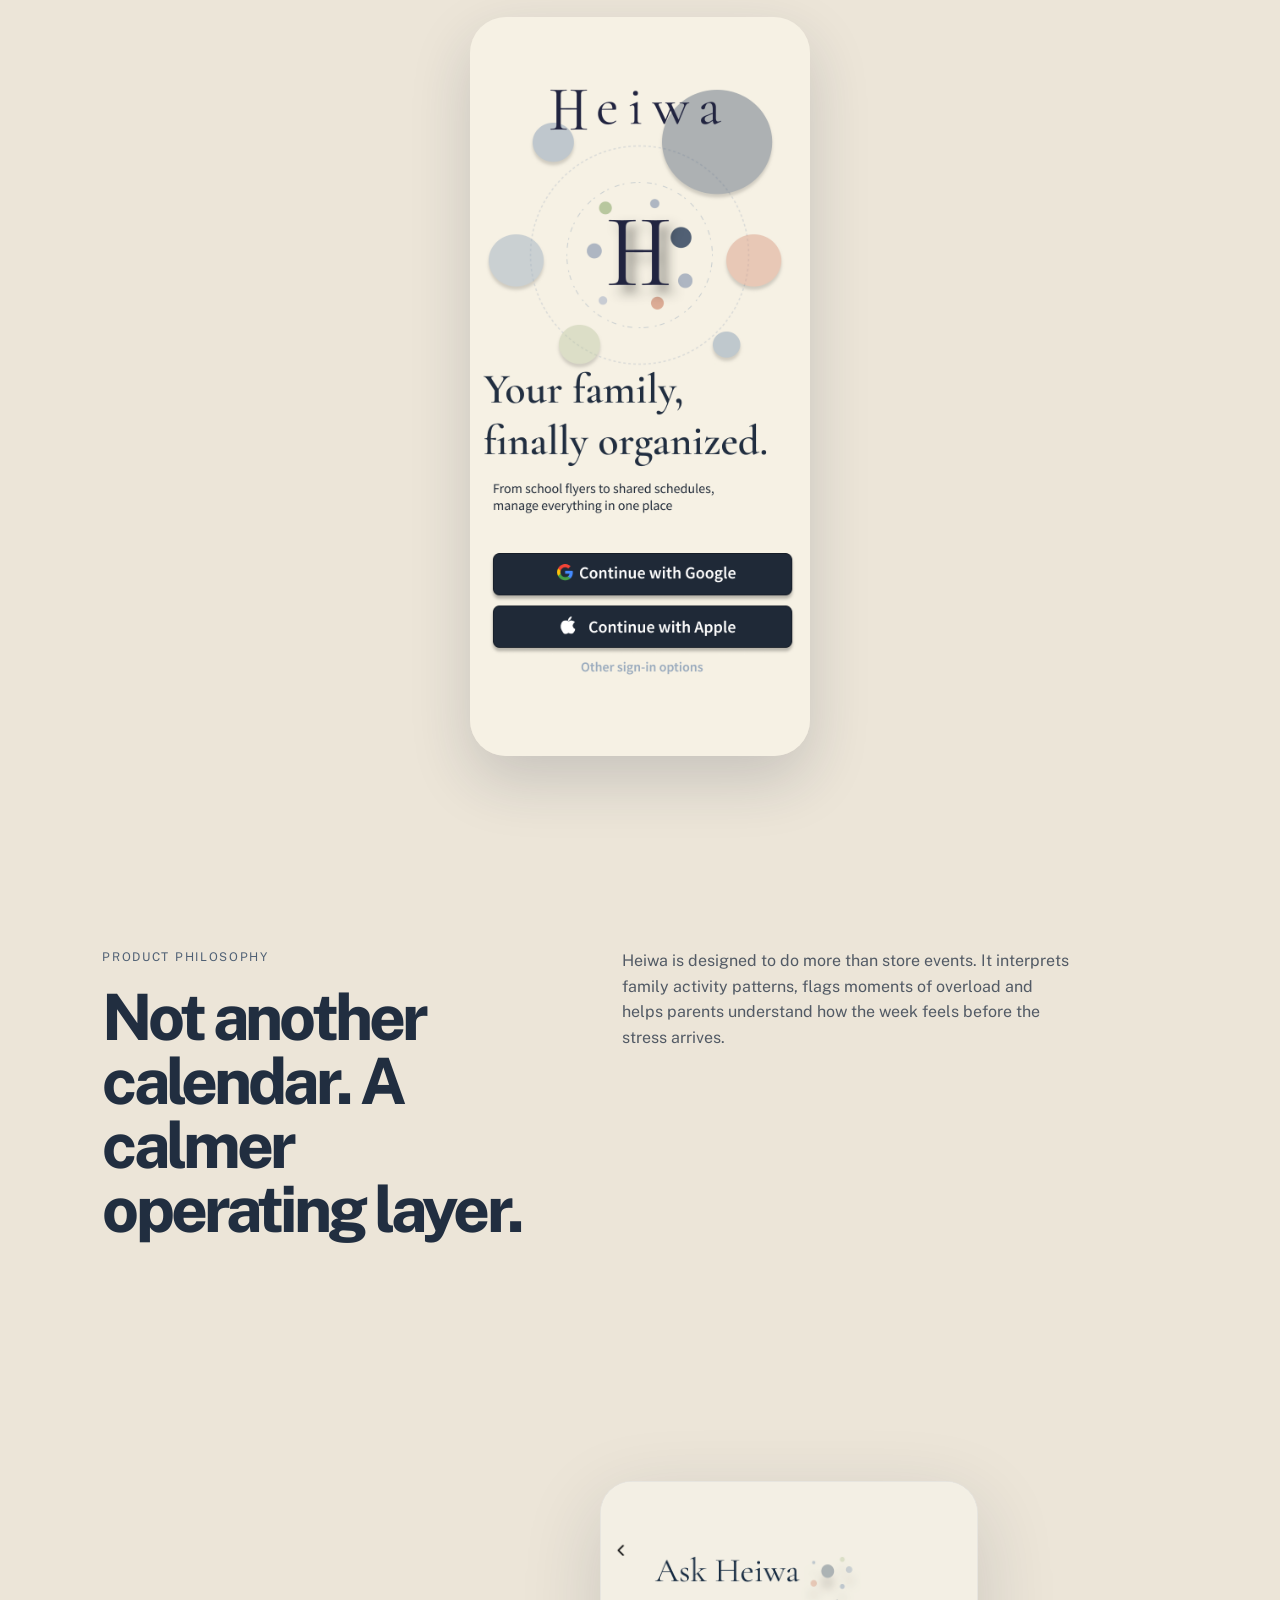
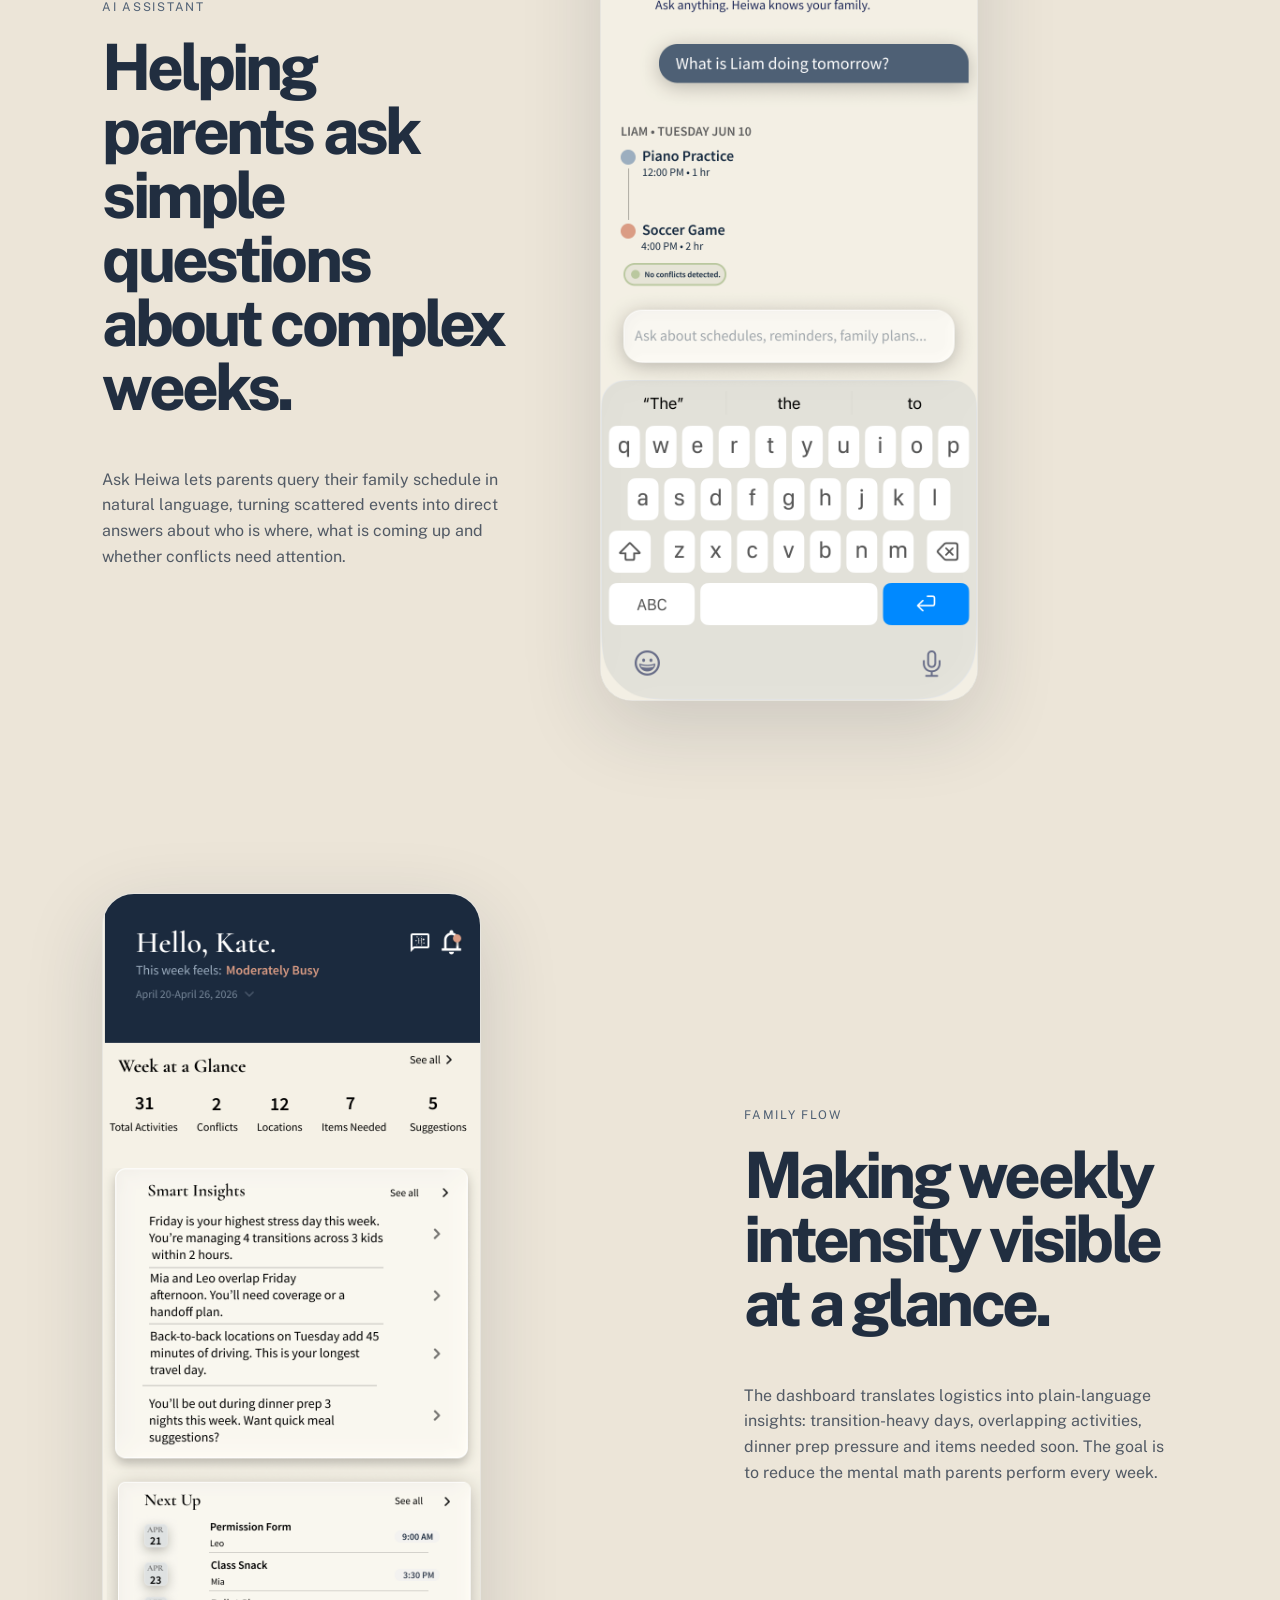
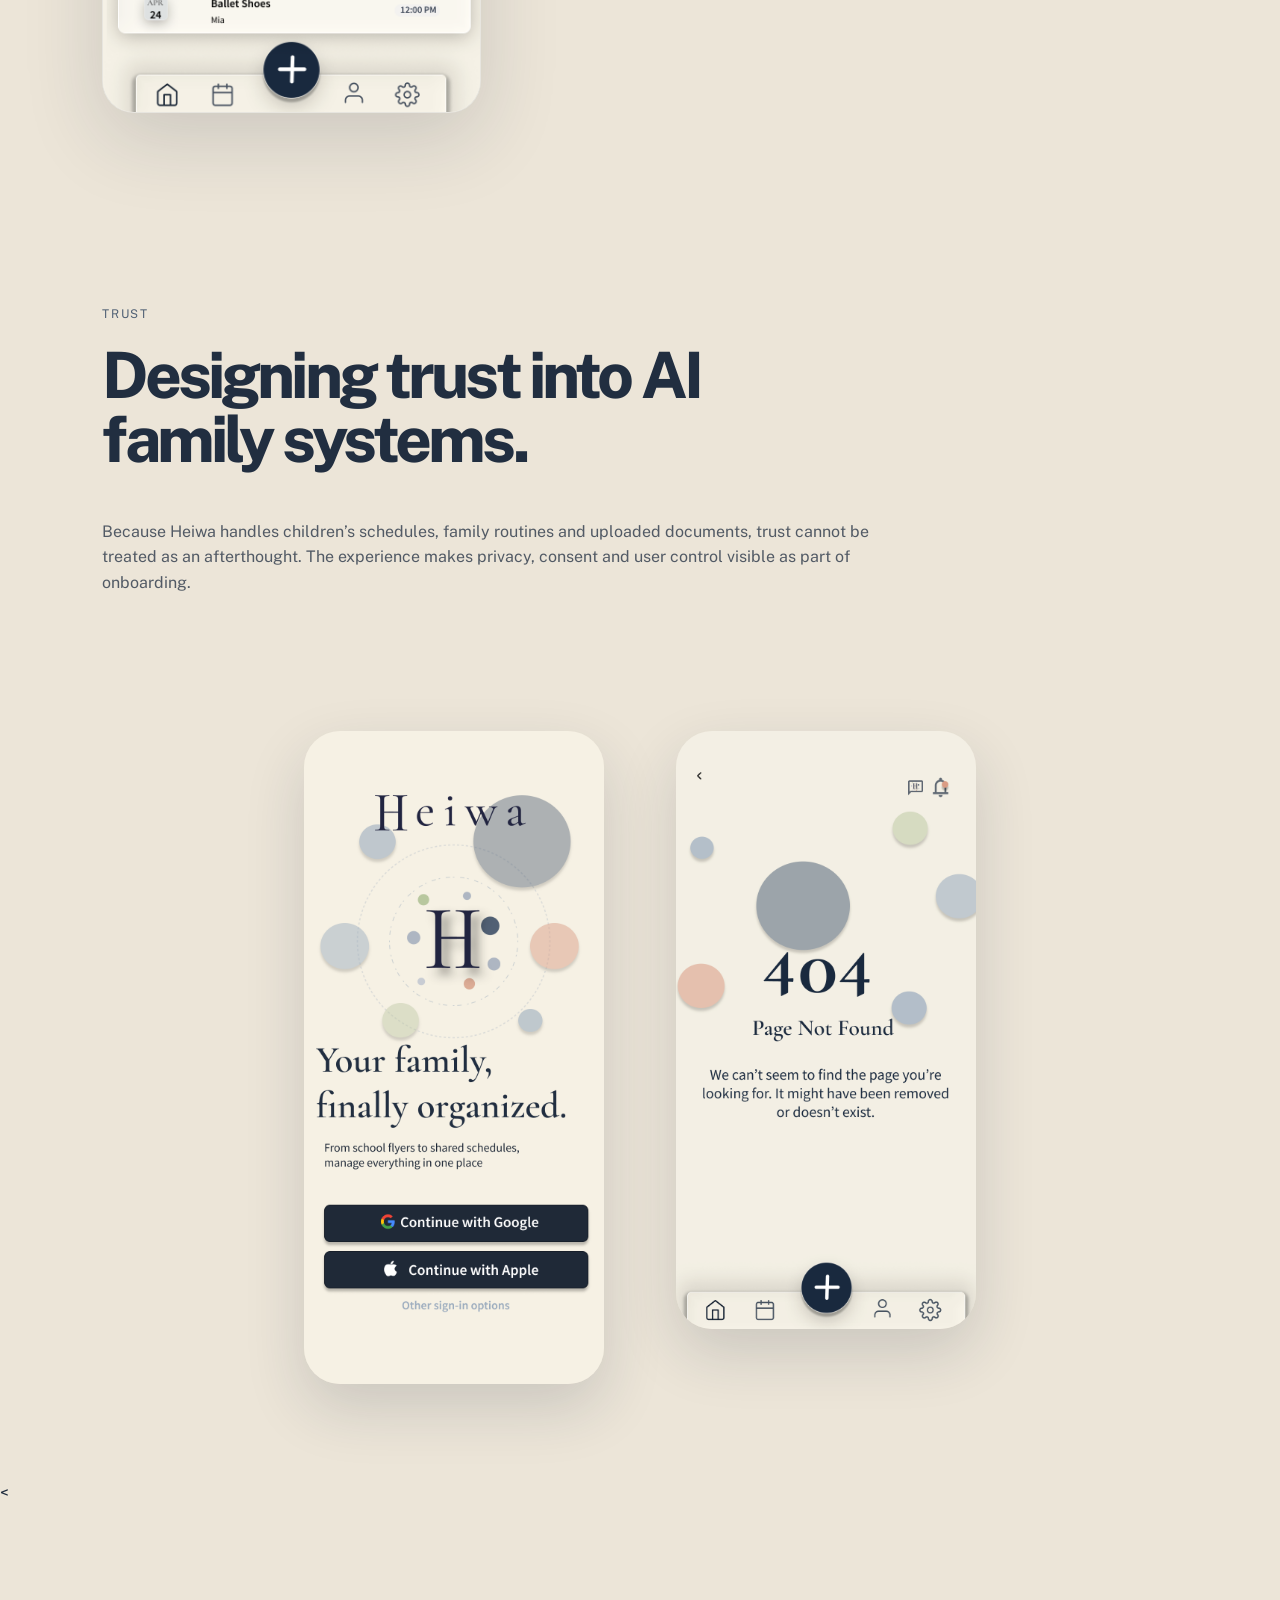
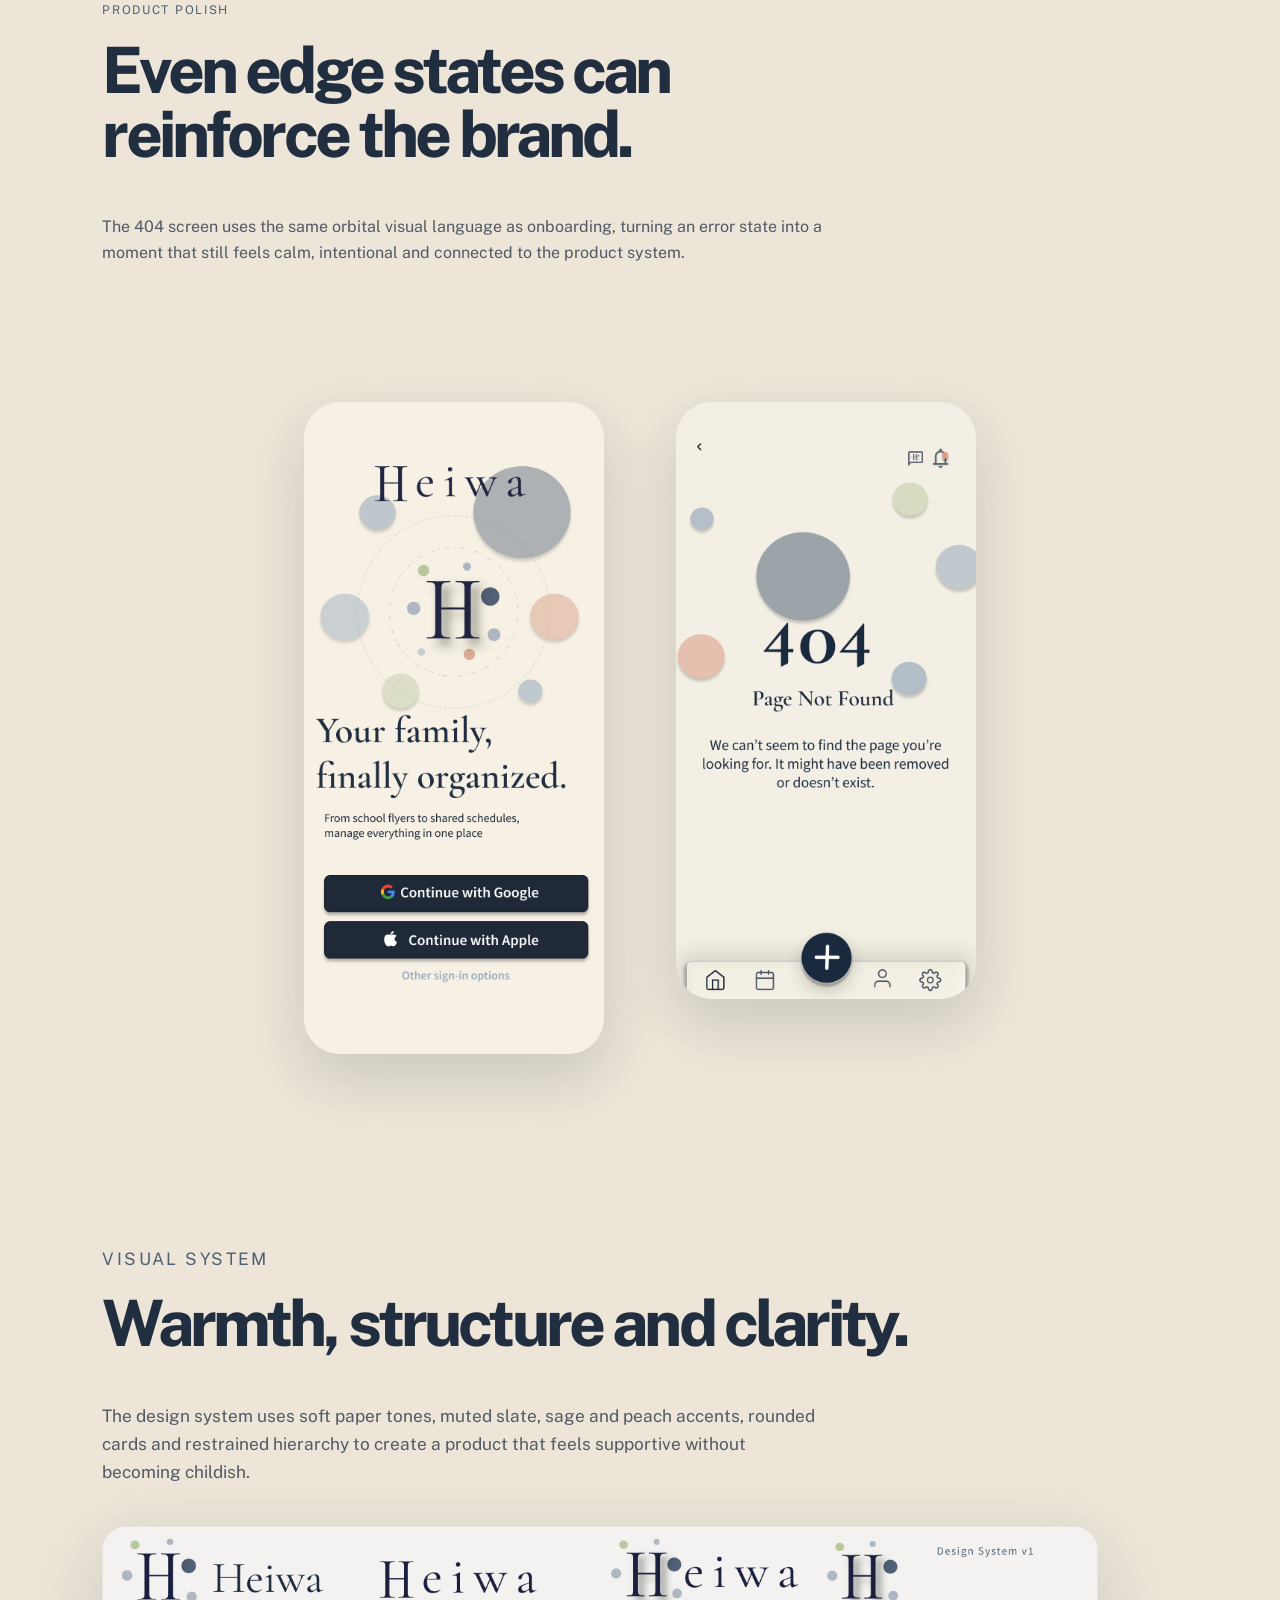
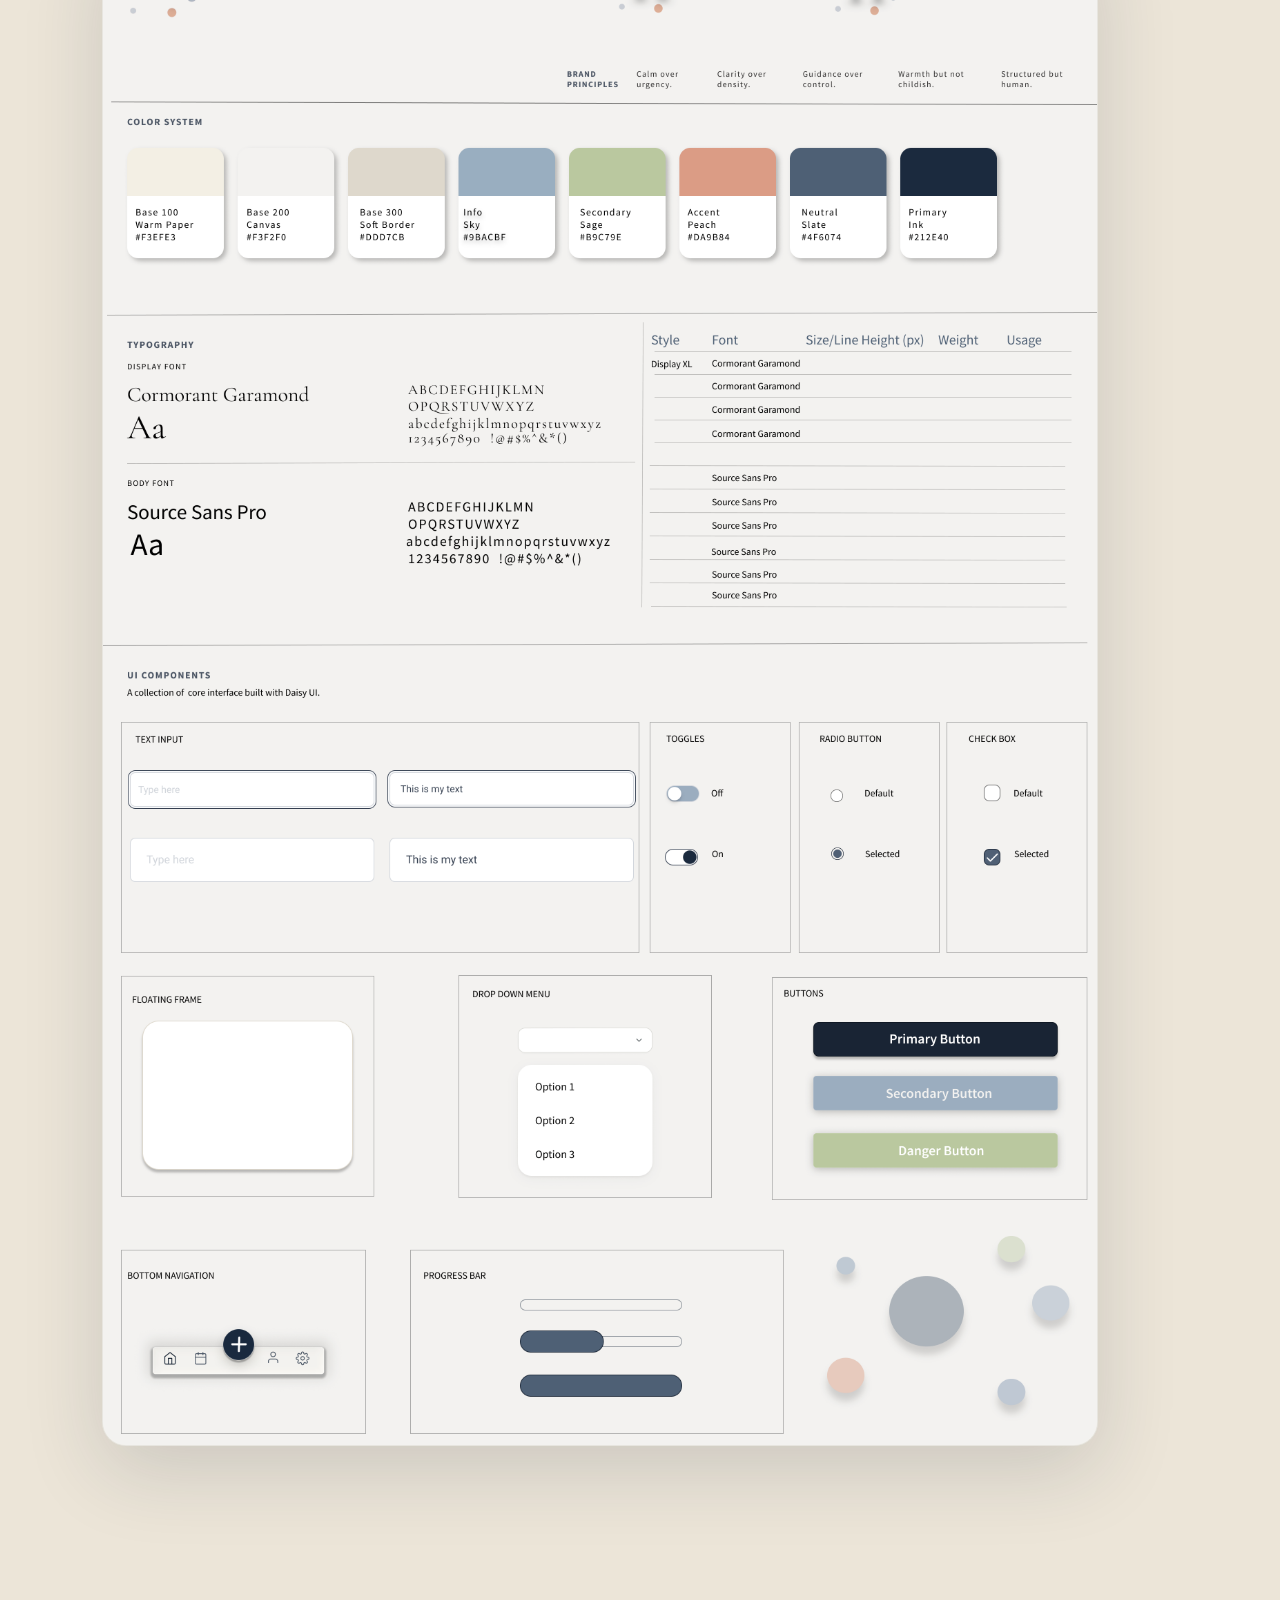
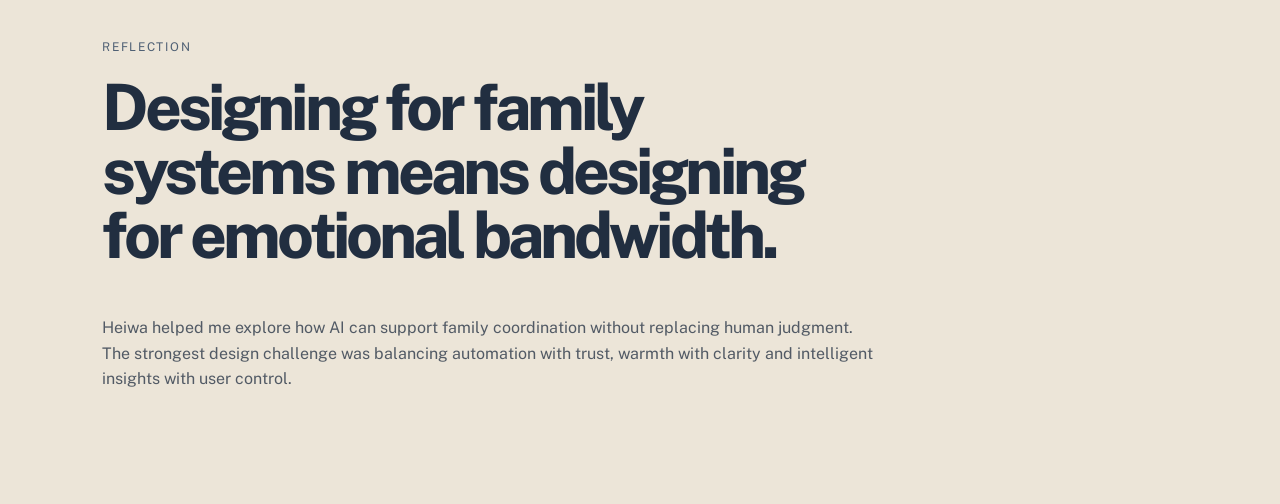
<file: projects/heiwa.html>
<!DOCTYPE html>
<html lang="en">
<head>
  <meta charset="UTF-8">
  <meta name="viewport" content="width=device-width, initial-scale=1.0">

  <title>Heiwa | Jennifer Robertson</title>

  <link rel="preconnect" href="https://fonts.googleapis.com">
  <link rel="preconnect" href="https://fonts.gstatic.com" crossorigin>
  <link href="https://fonts.googleapis.com/css2?family=Public+Sans:wght@300;400;500;600;700;800&display=swap" rel="stylesheet">

  <link rel="stylesheet" href="../styles.css">
</head>

<body class="heiwa-page">
  <header>
    <a href="../index.html" class="logo">Jennifer Robertson</a>

    <nav>
      <a href="../index.html#work">Work</a>
      <a href="../index.html#about">About</a>
      <a href="../index.html#contact">Contact</a>
    </nav>
  </header>

  <main>
    <section class="heiwa-hero fade-in">
      <div class="heiwa-hero-copy">
        <p class="eyebrow">AI family operating system</p>

        <h1>Reducing the chaos tax of modern family logistics.</h1>

        <p class="intro">
          Heiwa is a calm, intelligent family operating system designed to help parents manage schedules, school flyers, shared responsibilities and the emotional load of planning.
        </p>
      </div>

      <div class="heiwa-hero-image">
        <img src="../assets/images/heiwa-dashboard.png" alt="Heiwa dashboard showing weekly family insights">
      </div>
    </section>

    <section class="heiwa-overview">
      <div>
        <p class="eyebrow">Role</p>
        <p>Lead designer, product strategy, UX direction, visual system</p>
      </div>

      <div>
        <p class="eyebrow">Focus</p>
        <p>AI-assisted coordination, cognitive load, trust, family systems</p>
      </div>

      <div>
        <p class="eyebrow">Format</p>
        <p>11-week MVP product concept and high-fidelity design system</p>
      </div>
    </section>

    <section class="heiwa-section">
      <p class="eyebrow">Problem</p>

      <h2>Family logistics are invisible work until something breaks.</h2>

      <p>
        Parents are often managing school flyers, sports schedules, messages, appointments, permission slips and last-minute changes across multiple channels. Heiwa reframes that chaos as a system that can be captured, clarified and shared.
      </p>
    </section>

    <section class="heiwa-onboarding-block">
      <img src="../assets/images/heiwa-onboarding.png" alt="Heiwa onboarding screen with orbital family system graphic">
    </section>

    <section class="heiwa-section split">
      <div>
        <p class="eyebrow">Product philosophy</p>

        <h2>Not another calendar. A calmer operating layer.</h2>
      </div>

      <p>
        Heiwa is designed to do more than store events. It interprets family activity patterns, flags moments of overload and helps parents understand how the week feels before the stress arrives.
      </p>
    </section>

    <section class="heiwa-feature">
      <div class="heiwa-feature-copy">
        <p class="eyebrow">AI assistant</p>

        <h2>Helping parents ask simple questions about complex weeks.</h2>

        <p>
          Ask Heiwa lets parents query their family schedule in natural language, turning scattered events into direct answers about who is where, what is coming up and whether conflicts need attention.
        </p>
      </div>

      <img src="../assets/images/heiwa-assistant.png" alt="Ask Heiwa assistant screen showing a family schedule query">
    </section>

    <section class="heiwa-feature reverse">
      <div class="heiwa-feature-copy">
        <p class="eyebrow">Family flow</p>

        <h2>Making weekly intensity visible at a glance.</h2>

        <p>
          The dashboard translates logistics into plain-language insights: transition-heavy days, overlapping activities, dinner prep pressure and items needed soon. The goal is to reduce the mental math parents perform every week.
        </p>
      </div>

      <img src="../assets/images/heiwa-dashboard.png" alt="Heiwa dashboard showing smart insights and upcoming tasks">
    </section>

    <section class="heiwa-section">
      <p class="eyebrow">Trust</p>

      <h2>Designing trust into AI family systems.</h2>

      <p>
        Because Heiwa handles children’s schedules, family routines and uploaded documents, trust cannot be treated as an afterthought. The experience makes privacy, consent and user control visible as part of onboarding.
      </p>
    </section>

  <section class="heiwa-phone-pair">
  <img src="../assets/images/heiwa-onboarding.png" alt="Heiwa onboarding and sign-in screen">
  <img src="../assets/images/heiwa-404.png" alt="Heiwa branded 404 error screen">
</section>

    <<section class="heiwa-section">
  <p class="eyebrow">Product Polish</p>

  <h2>Even edge states can reinforce the brand.</h2>

  <p>
    The 404 screen uses the same orbital visual language as onboarding,
    turning an error state into a moment that still feels calm,
    intentional and connected to the product system.
  </p>
</section>

<section class="heiwa-phone-pair">
  <img src="../assets/images/heiwa-onboarding.png" alt="Heiwa onboarding screen">
  <img src="../assets/images/heiwa-404.png" alt="Heiwa branded 404 screen">
</section>
    <section class="heiwa-design-system">
      <p class="eyebrow">Visual system</p>

      <h2>Warmth, structure and clarity.</h2>

      <p>
        The design system uses soft paper tones, muted slate, sage and peach accents, rounded cards and restrained hierarchy to create a product that feels supportive without becoming childish.
      </p>

      <img src="../assets/images/heiwa-design-system.png" alt="Heiwa design system board with logos, colors, typography and components">
    </section>

    <section class="heiwa-section reflection">
      <p class="eyebrow">Reflection</p>

      <h2>Designing for family systems means designing for emotional bandwidth.</h2>

      <p>
        Heiwa helped me explore how AI can support family coordination without replacing human judgment. The strongest design challenge was balancing automation with trust, warmth with clarity and intelligent insights with user control.
      </p>
    </section>
  </main>
</body>
</html>
</file>
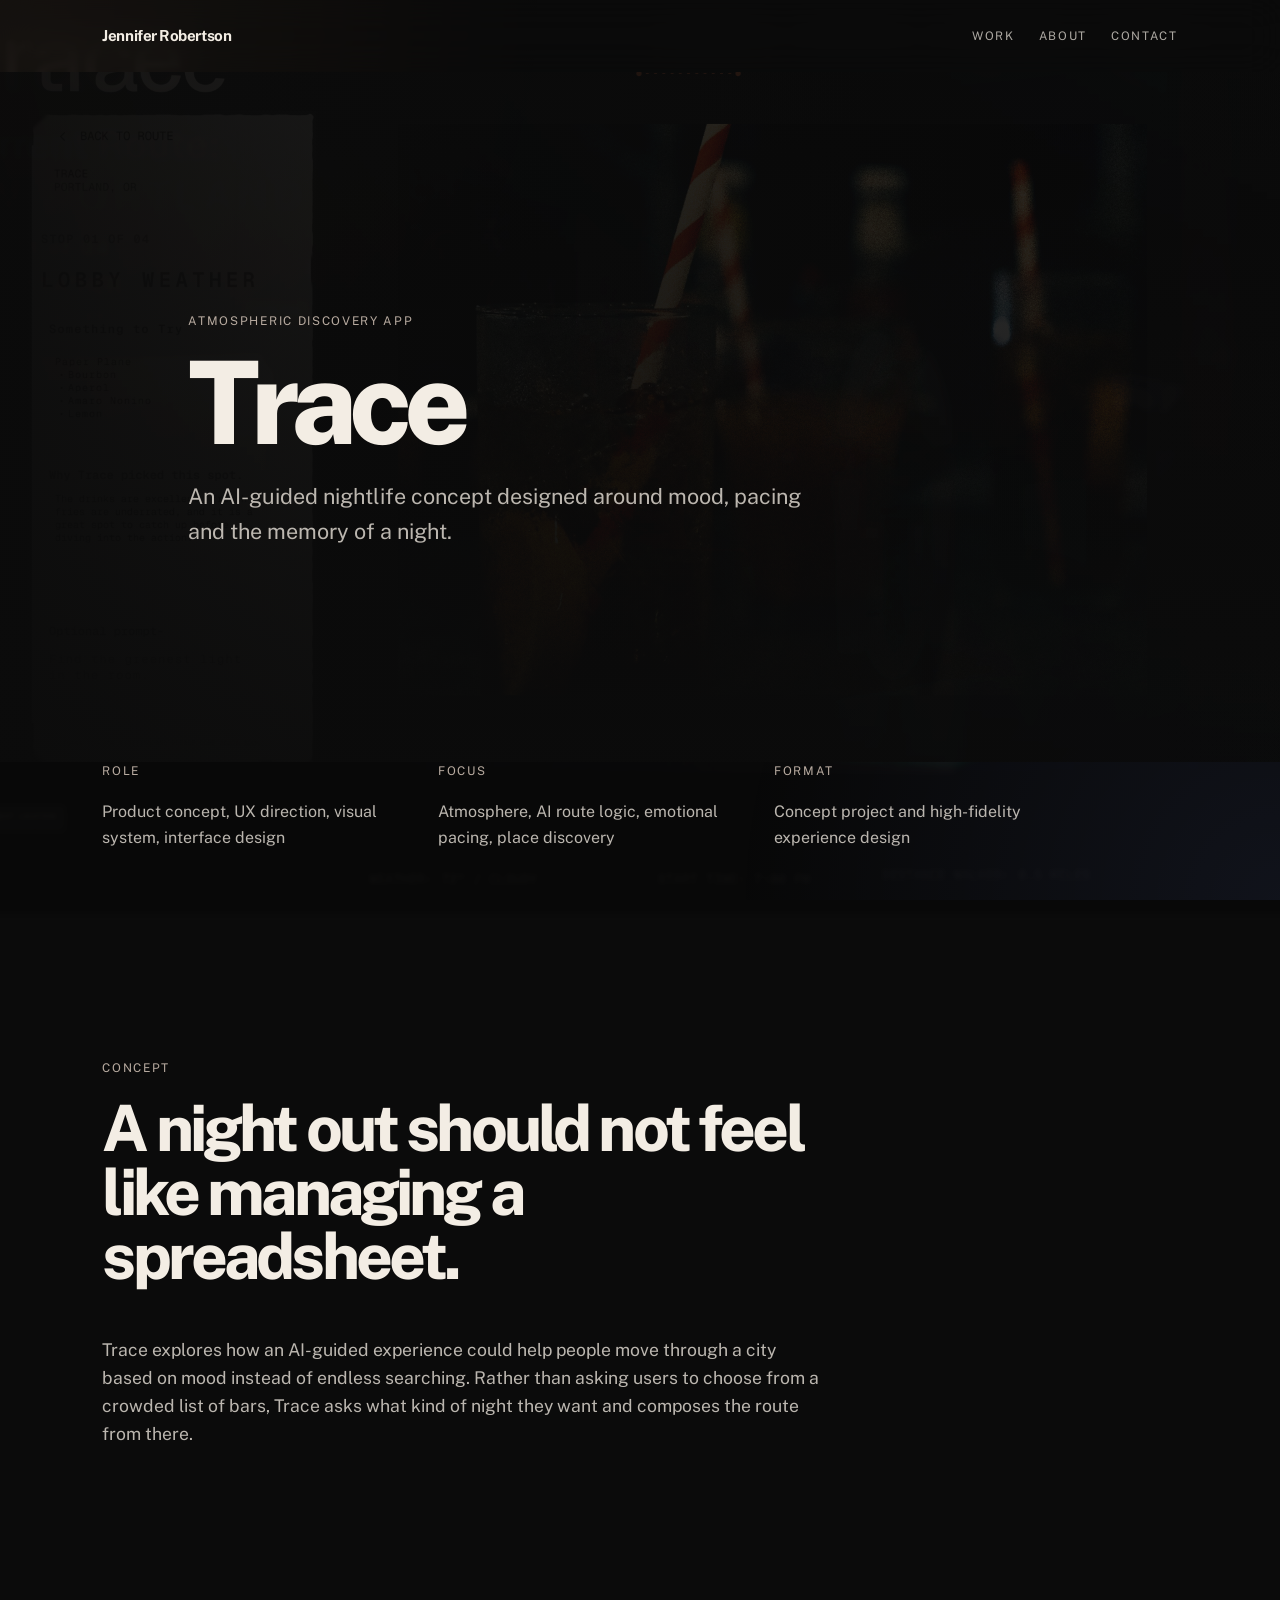
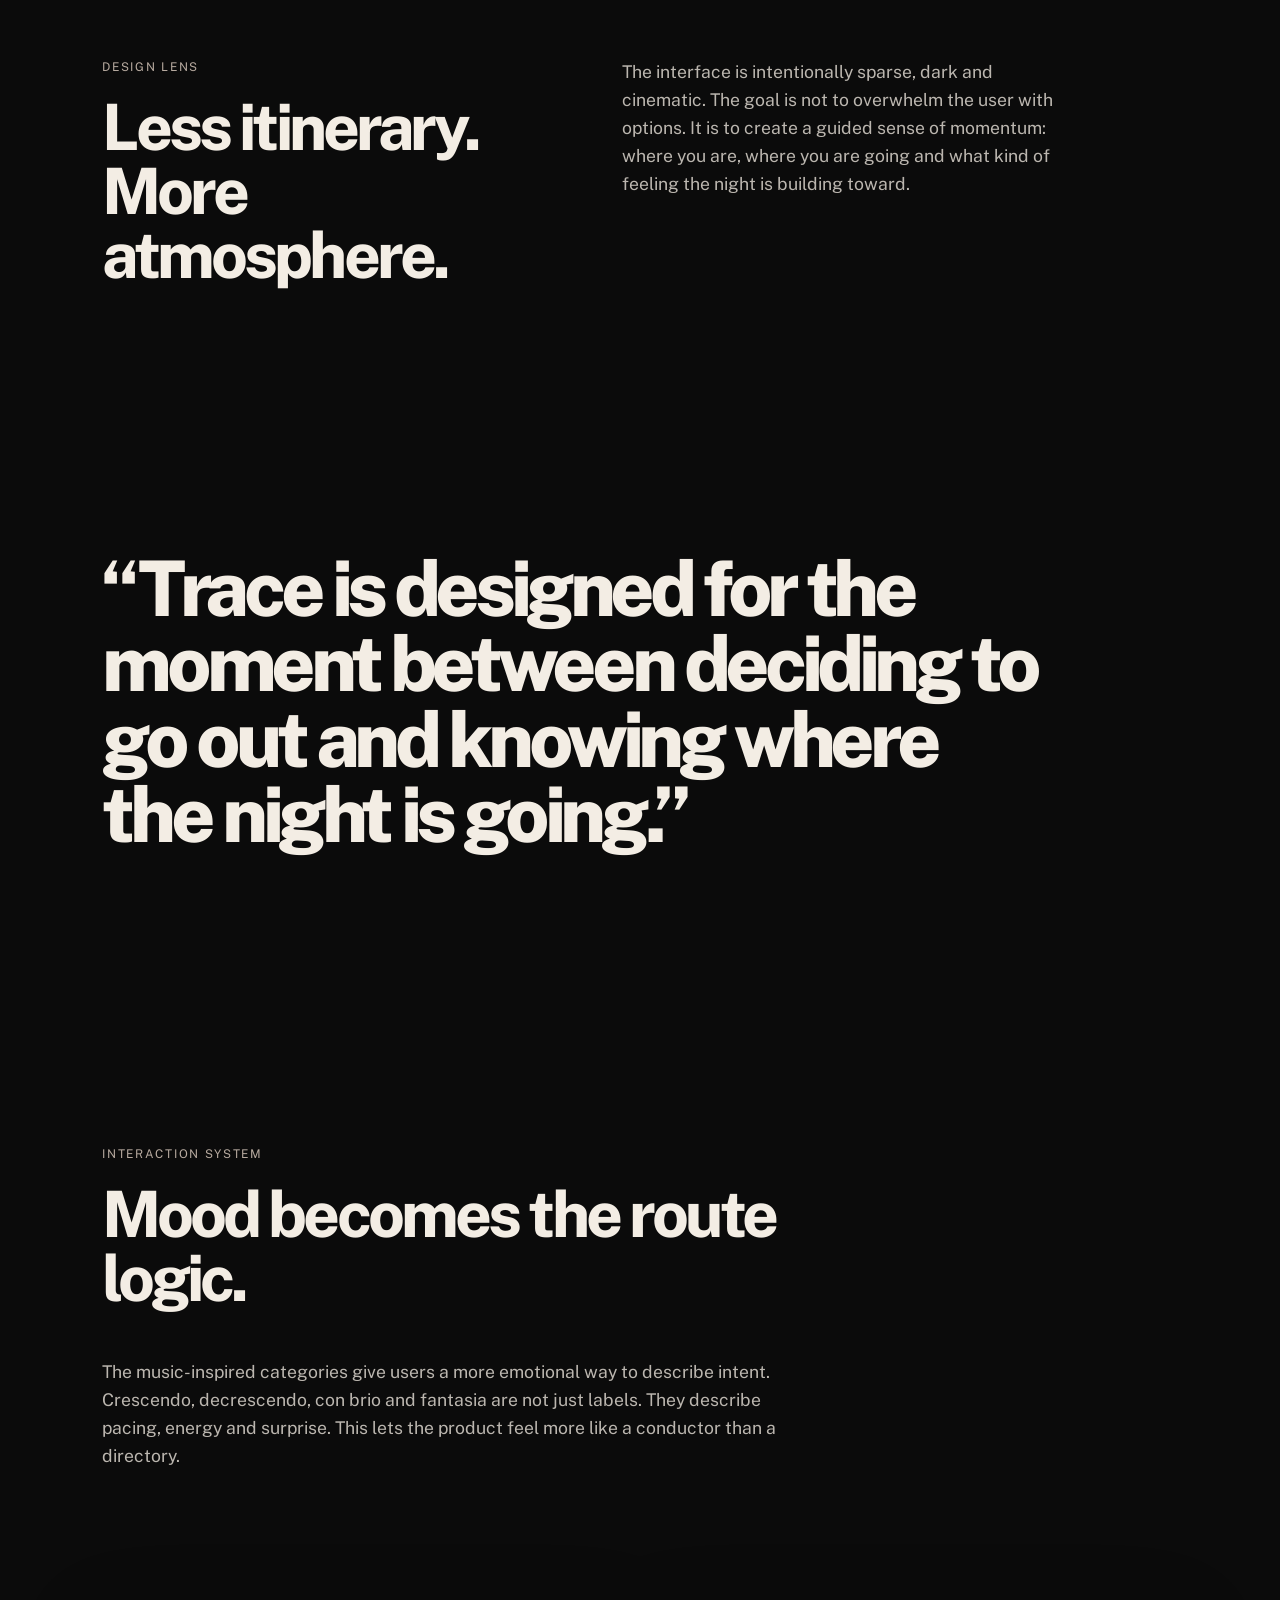
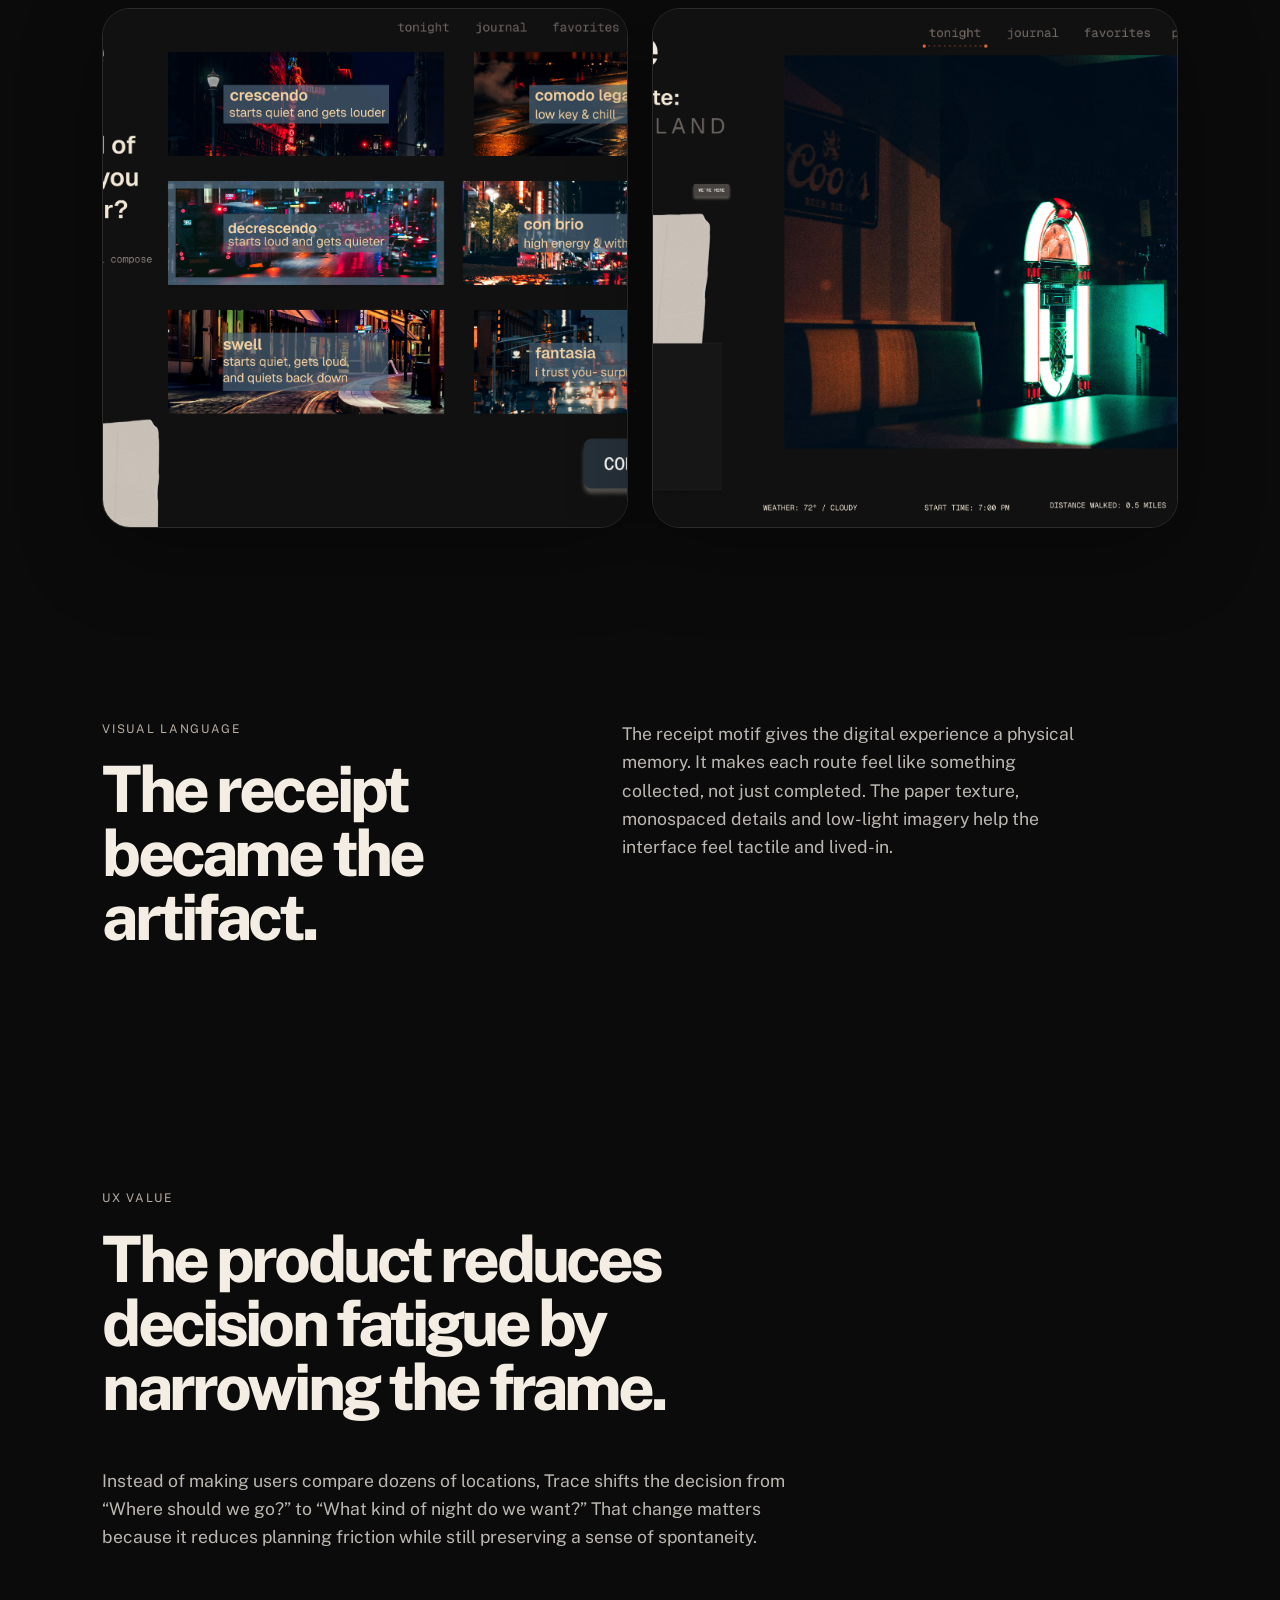
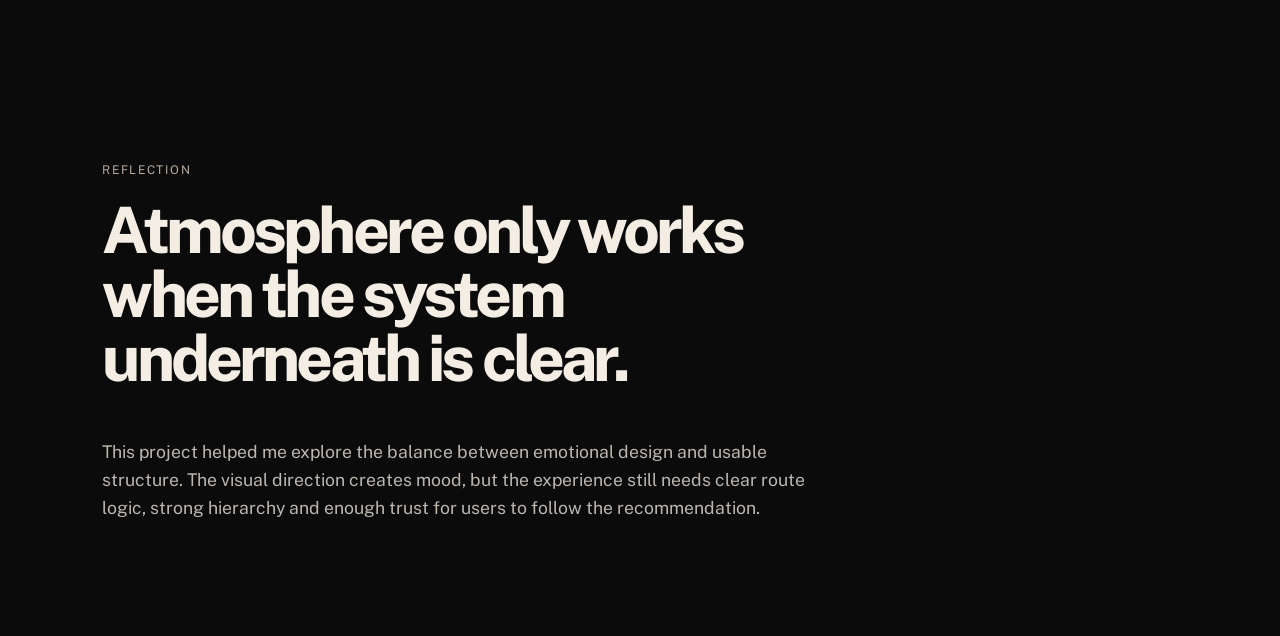
<file: Projects/trace.html>
<!DOCTYPE html>
<html lang="en">
<head>
  <meta charset="UTF-8">
  <meta name="viewport" content="width=device-width, initial-scale=1.0">

  <title>Trace | Jennifer Robertson</title>

  <link rel="preconnect" href="https://fonts.googleapis.com">
  <link rel="preconnect" href="https://fonts.gstatic.com" crossorigin>

  <link href="https://fonts.googleapis.com/css2?family=Public+Sans:wght@300;400;500;600;700;800&display=swap" rel="stylesheet">

  <link rel="stylesheet" href="../styles.css">
</head>

<body class="trace-page">

  <header>
    <a href="../index.html" class="logo">
      Jennifer Robertson
    </a>

    <nav> 
      <a href="../index.html#work">Work</a>
      <a href="../index.html#about">About</a>
      <a href="../index.html#contact">Contact</a>
    </nav>
  </header>

  <main>

    <section class="case-hero trace-visual-hero fade-in">

      <img
        src="../assets/images/trace-case-study-hero.png"
        alt="Trace route screen with cocktail photography"
      >

      <div class="case-hero-copy">

        <p class="eyebrow">
          Atmospheric discovery app
        </p>

        <h1>
          Trace
        </h1>

        <p class="intro">
          An AI-guided nightlife concept designed around mood,
          pacing and the memory of a night.
        </p>

      </div>

    </section>

    <section class="case-overview">

      <div>
        <p class="eyebrow">Role</p>

        <p>
          Product concept, UX direction, visual system,
          interface design
        </p>
      </div>

      <div>
        <p class="eyebrow">Focus</p>

        <p>
          Atmosphere, AI route logic, emotional pacing,
          place discovery
        </p>
      </div>

      <div>
        <p class="eyebrow">Format</p>

        <p>
          Concept project and high-fidelity experience design
        </p>
      </div>

    </section>

    <section class="case-section">

      <p class="eyebrow">
        Concept
      </p>

      <h2>
        A night out should not feel like managing a spreadsheet.
      </h2>

      <p>
        Trace explores how an AI-guided experience could help people
        move through a city based on mood instead of endless searching.
        Rather than asking users to choose from a crowded list of bars,
        Trace asks what kind of night they want and composes the route
        from there.
      </p>

    </section>

    <section class="case-section split">

      <div>
        <p class="eyebrow">
          Design lens
        </p>

        <h2>
          Less itinerary. More atmosphere.
        </h2>
      </div>

      <p>
        The interface is intentionally sparse, dark and cinematic.
        The goal is not to overwhelm the user with options. It is to
        create a guided sense of momentum: where you are, where you are
        going and what kind of feeling the night is building toward.
      </p>

    </section>

    <section class="case-quote">

      <p>
        “Trace is designed for the moment between deciding
        to go out and knowing where the night is going.”
      </p>

    </section>

    <section class="case-section">

      <p class="eyebrow">
        Interaction system
      </p>

      <h2>
        Mood becomes the route logic.
      </h2>

      <p>
        The music-inspired categories give users a more emotional
        way to describe intent. Crescendo, decrescendo, con brio
        and fantasia are not just labels. They describe pacing,
        energy and surprise. This lets the product feel more like
        a conductor than a directory.
      </p>

    </section>

    <section class="case-gallery">

      <img
        src="../assets/images/trace-hero.png"
        alt="Trace mood selection screen"
      >

      <img
        src="../assets/images/trace-preview.png"
        alt="Trace current route screen with jukebox image"
      >

    </section>

    <section class="case-section split">

      <div>
        <p class="eyebrow">
          Visual language
        </p>

        <h2>
          The receipt became the artifact.
        </h2>
      </div>

      <p>
        The receipt motif gives the digital experience a physical
        memory. It makes each route feel like something collected,
        not just completed. The paper texture, monospaced details
        and low-light imagery help the interface feel tactile and
        lived-in.
      </p>

    </section>

    <section class="case-section">

      <p class="eyebrow">
        UX value
      </p>

      <h2>
        The product reduces decision fatigue by narrowing the frame.
      </h2>

      <p>
        Instead of making users compare dozens of locations,
        Trace shifts the decision from “Where should we go?”
        to “What kind of night do we want?” That change matters
        because it reduces planning friction while still preserving
        a sense of spontaneity.
      </p>

    </section>

    <section class="case-section reflection">

      <p class="eyebrow">
        Reflection
      </p>

      <h2>
        Atmosphere only works when the system underneath is clear.
      </h2>

      <p>
        This project helped me explore the balance between emotional
        design and usable structure. The visual direction creates mood,
        but the experience still needs clear route logic, strong hierarchy
        and enough trust for users to follow the recommendation.
      </p>

    </section>

  </main>

</body>
</html>
</file>
<file: styles.css>
* {
  box-sizing: border-box;
}
html {
  scroll-behavior: smooth;
}
body {
  margin: 0;
  font-family: 'Public Sans', sans-serif;
  background: #cfc0aa;
  color: #1f1f1f;
  line-height: 1.6;
  overflow-x: hidden;
  cursor: default;
}
/* GLOBAL HOMEPAGE BACKGROUND */
body::before {
  content: "";
  position: fixed;
  inset: 0;

  background:
    radial-gradient(
      circle at top left,
      rgba(170, 145, 115, 0.16),
      transparent 35%
    ),
    radial-gradient(
      circle at bottom right,
      rgba(120, 105, 90, 0.10),
      transparent 35%
    );

  z-index: -2;
}

/* HEADER */
header {
  position: sticky;
  top: 0;
  display: flex;
  justify-content: space-between;
  align-items: center;
  padding: 24px 8%;
  backdrop-filter: blur(18px);
  background: rgba(241, 236, 227, 0.72);
  z-index: 10;
}
.logo,
nav a,
footer a {
  color: #1f1f1f;
  text-decoration: none;
}
.logo {
  font-size: 0.95rem;
  font-weight: 700;
  letter-spacing: -0.03em;
}
nav {
  display: flex;
  gap: 24px;
}
nav a {
  text-transform: uppercase;
  letter-spacing: 0.14em;
  font-size: 0.74rem;
  opacity: 0.7;
  transition: opacity 0.25s ease;
}
nav a:hover,
footer a:hover {
  opacity: 1;
}
a,
.button,
.project-card {
  cursor: pointer;
}
/* HERO */
.hero {
  position: relative;
  min-height: 82vh;
  display: flex;
  flex-direction: column;
  justify-content: center;
  padding: 96px 8%;
  max-width: 1100px;
}
.hero::after {
  content: "";
  position: absolute;
  bottom: 72px;
  left: 8%;
  width: 120px;
  height: 1px;
  background: rgba(31, 31, 31, 0.28);
}
.hero h1 {
  text-wrap: balance;
}
/* TYPE */
.eyebrow,
.project-label {
  text-transform: uppercase;
  letter-spacing: 0.14em;
  font-size: 0.75rem;
  color: #7f7468;
  margin: 0 0 18px;
}
h1,
h2,
h3,
p {
  margin-top: 0;
}
h1 {
  font-size: clamp(4rem, 9vw, 8rem);
  line-height: 0.92;
  letter-spacing: -0.07em;
  font-weight: 800;
  max-width: 10ch;
  margin-bottom: 24px;
}
h2 {
  font-size: clamp(2.3rem, 5vw, 4.5rem);
  line-height: 1;
  letter-spacing: -0.06em;
  font-weight: 750;
  max-width: 850px;
  margin-bottom: 48px;
}
h3 {
  font-size: clamp(2rem, 4vw, 3.5rem);
  line-height: 1;
  letter-spacing: -0.06em;
  font-weight: 700;
  margin-bottom: 12px;
}
.intro {
  font-size: clamp(1.1rem, 2vw, 1.35rem);
  max-width: 650px;
  color: rgba(31, 31, 31, 0.68);
}
/* BUTTON */
.button {
  width: fit-content;
  margin-top: 24px;
  padding: 14px 22px;
  border: 1px solid rgba(31, 31, 31, 0.45);
  border-radius: 999px;
  color: #1f1f1f;
  text-decoration: none;
  transition:
    background 0.25s ease,
    color 0.25s ease,
    transform 0.25s ease;
}
.button:hover {
  background: #1f1f1f;
  color: #f1ece3;
  transform: translateY(-2px);
}
/* SECTIONS */
.work,
.about,
footer {
  padding: 96px 8%;
}
/* PROJECT CARDS */
.project-card {
  position: relative;

  display: grid;
  grid-template-columns: 1fr 0.95fr;

  gap: 48px;
  align-items: center;

  max-width: 1180px;

  padding: 56px;
  margin-bottom: 32px;

  background: rgba(255, 250, 243, 0.72);
  backdrop-filter: blur(6px);

  border: 1px solid rgba(92, 74, 53, 0.12);
  border-radius: 28px;

  box-shadow:
    0 10px 30px rgba(0, 0, 0, 0.06),
    0 2px 8px rgba(0, 0, 0, 0.04);

  color: #1f1f1f;
  text-decoration: none;

  transition:
    transform 0.35s ease,
    box-shadow 0.35s ease;
}
.project-card:hover {
  transform: translateY(-6px);

  box-shadow:
    0 18px 50px rgba(0, 0, 0, 0.10),
    0 6px 20px rgba(0, 0, 0, 0.06);
}
.project-card::after {
  content: "";
  position: absolute;
  left: 0;
  bottom: 0;
  width: 0%;
  height: 1px;
  background: rgba(31, 31, 31, 0.5);
  transition: width 0.4s ease;
}
.project-card:hover::after {
  width: 100%;
}
.project-copy p:last-child {
  color: rgba(31, 31, 31, 0.68);
  font-size: 1.05rem;
  max-width: 560px;
}
/* PROJECT IMAGES */
.project-image {
  aspect-ratio: 4 / 3;
  border-radius: 28px;
  overflow: hidden;
  background: #f7f3ed;
  border: 1px solid rgba(31, 31, 31, 0.10);
  box-shadow: 0 24px 80px rgba(31, 31, 31, 0.12);
}
.project-card:nth-of-type(2) .project-image {
  aspect-ratio: 16 / 10;
}
.project-image img {
  width: 100%;
  height: 100%;
  object-fit: cover;
  filter: saturate(0.95) contrast(1.02);
  transition:
    transform 0.5s ease,
    filter 0.5s ease;
}
.project-card:hover .project-image img {
  transform: scale(1.04);
  filter: saturate(1.08) contrast(1.04);
}
.project-image.placeholder {
  display: grid;
  place-items: center;
  color: rgba(31, 31, 31, 0.58);
}
.tiny-tuna-card-image {
  display: flex;
  align-items: center;
  justify-content: center;
  background: #f3efe4;
}
.heiwa-card-image {
  height: 460px;
}

.heiwa-card-image img {
  width: 70%;
}

/* ABOUT */
.about {
  max-width: 1100px;
}
.about p:last-child {
  color: rgba(31, 31, 31, 0.68);
  font-size: 1.08rem;
  max-width: 720px;
}
/* FOOTER */
footer {
  border-top: 1px solid rgba(31, 31, 31, 0.14);
}
footer p {
  color: #7f7468;
}
.footer-links {
  display: flex;
  gap: 24px;
  flex-wrap: wrap;
}
footer a {
  opacity: 0.8;
  transition: opacity 0.25s ease;
}
/* FADE IN */
.fade-in {
  animation: fadeIn 1.2s ease forwards;
}
@keyframes fadeIn {
  from {
    opacity: 0;
    transform: translateY(18px);
  }
  to {
    opacity: 1;
    transform: translateY(0);
  }
}
/* TRACE PAGE */
.trace-page {
  background: #0b0b0b;
  color: #f3ede4;
}
.trace-page::before {
  content: "";
  position: fixed;
  inset: 0;
  background-image:
    linear-gradient(rgba(0, 0, 0, 0.55), rgba(0, 0, 0, 0.88)),
    url("assets/images/trace-preview.png");
  background-size: cover;
  background-position: center;
  opacity: 0.22;
  filter: blur(2px) saturate(0.9);
  transform: scale(1.03);
  z-index: -2;
}
.trace-page::after {
  content: "";
  position: fixed;
  inset: 0;
  background:
    radial-gradient(circle at top left, rgba(255, 180, 120, 0.10), transparent 35%),
    radial-gradient(circle at bottom right, rgba(120, 150, 255, 0.08), transparent 35%);
  pointer-events: none;
  z-index: -1;
}
.trace-page header {
  background: rgba(11, 11, 11, 0.55);
}
.trace-page .logo,
.trace-page nav a {
  color: #f3ede4;
}
.trace-page .eyebrow,
.trace-page .project-label {
  color: #b8aba0;
}
.trace-page .intro,
.trace-page .case-section p:last-child,
.trace-page .case-overview p:last-child {
  color: rgba(243, 237, 228, 0.76);
}
.trace-visual-hero {
  position: relative;
  min-height: 88vh;
  max-width: none;
  padding: 0;
  overflow: hidden;
}
.trace-visual-hero img {
  position: absolute;
  inset: 0;
  width: 100%;
  height: 100%;
  object-fit: cover;
  opacity: 0.42;
  filter: saturate(0.95) contrast(1.05);
}
.trace-visual-hero::before {
  content: "";
  position: absolute;
  inset: 0;
  background:
    linear-gradient(90deg, rgba(11, 11, 11, 0.92), rgba(11, 11, 11, 0.45)),
    linear-gradient(rgba(11, 11, 11, 0.2), rgba(11, 11, 11, 0.82));
  z-index: 1;
}
.trace-visual-hero::after {
  display: none;
}
.case-hero-copy {
  position: relative;
  z-index: 2;
  padding: 120px 8%;
  max-width: 900px;
}
.case-hero {
  min-height: 72vh;
  padding: 120px 8% 72px;
  display: flex;
  flex-direction: column;
  justify-content: center;
}
.case-hero h1 {
  max-width: none;
}
.case-image-wide {
  padding: 0 8% 96px;
}
.case-image-wide img {
  width: 100%;
  max-height: 760px;
  object-fit: cover;
  border-radius: 32px;
  border: 1px solid rgba(243, 237, 228, 0.14);
  box-shadow: 0 32px 100px rgba(0, 0, 0, 0.45);
}
.case-overview {
  display: grid;
  grid-template-columns: repeat(3, 1fr);
  gap: 32px;
  padding: 0 8% 96px;
  max-width: 1180px;
}
.case-section {
  padding: 96px 8%;
  max-width: 980px;
}
.case-section p:last-child {
  font-size: 1.1rem;
  max-width: 720px;
}
.case-section.split {
  max-width: 1180px;
  display: grid;
  grid-template-columns: 1fr 1fr;
  gap: 64px;
  align-items: start;
}
.case-quote {
  padding: 120px 8%;
  max-width: 1180px;
}
.case-quote p {
  font-size: clamp(2.4rem, 6vw, 6rem);
  line-height: 0.98;
  letter-spacing: -0.07em;
  font-weight: 800;
  max-width: 950px;
  color: #f3ede4;
}
.case-gallery {
  display: grid;
  grid-template-columns: 1fr 1fr;
  gap: 24px;
  padding: 24px 8% 96px;
}
.case-gallery img {
  width: 100%;
  height: 520px;
  object-fit: cover;
  border-radius: 28px;
  border: 1px solid rgba(243, 237, 228, 0.14);
  box-shadow: 0 24px 80px rgba(0, 0, 0, 0.35);
}
/* HEIWA PAGE */
.heiwa-page {
  background: #ece5d8;
  color: #212e40;
}

.heiwa-image-block,
.heiwa-feature img,
.heiwa-gallery img,
.heiwa-design-system img {
  background: #f8f5ec;
}

.heiwa-section,
.heiwa-design-system {
  background: transparent;
}
.heiwa-page::before,
.heiwa-page::after {
  display: none;
}
.heiwa-page header {
  background: rgba(243, 239, 228, 0.78);
}
.heiwa-page .logo,
.heiwa-page nav a {
  color: #212e40;
}
.heiwa-page .eyebrow {
  color: #4f6074;
}
.heiwa-hero-image {
  display: flex;
  justify-content: center;
  align-items: center;
}

.heiwa-hero h1 {
  max-width: 11ch;
}
.heiwa-hero .intro,
.heiwa-section p:last-child,
.heiwa-feature-copy p,
.heiwa-design-system p {
  color: rgba(33, 46, 64, 0.76);
}
.heiwa-image-block,
.heiwa-feature img,
.heiwa-gallery img,
.heiwa-design-system img {
  border-radius: 32px;
  overflow: hidden;
  background: #f8f5ec;
  box-shadow: 0 24px 80px rgba(33, 46, 64, 0.16);
  border: 1px solid rgba(33, 46, 64, 0.08);
}

.heiwa-hero-image {
  background: transparent;
  border: none;
  box-shadow: none;
  display: flex;
  justify-content: center;
  align-items: center;
}
.heiwa-image-block,
.heiwa-feature img,
.heiwa-gallery img,
.heiwa-design-system img {
  border-radius: 32px;
  overflow: hidden;
  background: #f8f5ec;
  box-shadow: 0 24px 80px rgba(33, 46, 64, 0.16);
  border: 1px solid rgba(33, 46, 64, 0.08);
}

.heiwa-hero-image {
  background: transparent;
  border: none;
  box-shadow: none;
  display: flex;
  justify-content: center;
  align-items: center;
}
.heiwa-overview {
  display: grid;
  grid-template-columns: repeat(3, 1fr);
  gap: 32px;
  padding: 0 8% 96px;
  max-width: 1180px;
}
.heiwa-overview p:last-child {
  color: rgba(33, 46, 64, 0.72);
}
.heiwa-section {
  padding: 96px 8%;
  max-width: 980px;
}
.heiwa-section.split {
  max-width: 1180px;
  display: grid;
  grid-template-columns: 1fr 1fr;
  gap: 64px;
}
.heiwa-image-block {
  margin: 0 8% 96px;
}
.heiwa-image-block img {
  max-height: 780px;
  object-fit: cover;
}
.heiwa-feature {
  display: grid;
  grid-template-columns: 0.75fr 1fr;
  gap: 64px;
  align-items: center;
  padding: 96px 8%;
}
.heiwa-feature.reverse {
  grid-template-columns: 1fr 0.75fr;
}
.heiwa-feature.reverse .heiwa-feature-copy {
  order: 2;
}
.heiwa-feature.reverse img {
  order: 1;
}
.heiwa-feature img {
  max-height: 820px;
  object-fit: contain;
  background: #f8f5ec;
}
.heiwa-gallery {
  display: grid;
  grid-template-columns: 1fr 1fr;
  gap: 32px;
  padding: 24px 8% 96px;
}
.heiwa-gallery img {
  max-height: 780px;
  object-fit: contain;
  background: #f8f5ec;
}
.heiwa-design-system {
  padding: 96px 8%;
}
.heiwa-design-system p {
  max-width: 720px;
  font-size: 1.08rem;
}
.heiwa-design-system img {
  margin-top: 40px;
}
.heiwa-design-system {
  padding: 96px 8%;
  max-width: 1200px;
}

.heiwa-design-system img {
  width: 100%;
  max-width: 1000px;
  margin-top: 40px;
  display: block;
  border-radius: 24px;
}
.heiwa-onboarding-block {
  padding: 24px 8% 96px;
  display: flex;
  justify-content: center;
}

.heiwa-onboarding-block img {
  width: 340px;
  max-width: 80%;
  height: auto;
  border-radius: 36px;
  box-shadow: 0 24px 60px rgba(33, 46, 64, 0.18);
}
.heiwa-phone-pair {
  display: flex;
  justify-content: center;
  align-items: flex-start;
  gap: 72px;
  padding: 24px 8% 96px;
}

.heiwa-phone-pair img {
  width: 300px;
  max-width: 42vw;
  height: auto;
  border-radius: 36px;
  box-shadow: 0 24px 60px rgba(33, 46, 64, 0.16);
}
/* TINY TUNA PAGE */
.tiny-tuna-page {
  background: #dff8fb;
  color: #26353a;
  position: relative;
}
.tiny-tuna-page::before,
.tiny-tuna-page::after {
  display: none;
}
.bubble-overlay {
  position: fixed;
  inset: 0;
  background-image: url("assets/images/bubbles.gif");
  background-repeat: repeat;
  background-size: cover;
  opacity: 0.2;
  pointer-events: none;
  z-index: 0;
}
.tiny-tuna-page header,
.tiny-tuna-page main {
  position: relative;
  z-index: 2;
}
.tiny-tuna-page header {
  background: rgba(223, 248, 251, 0.78);
}
.tiny-tuna-page .logo,
.tiny-tuna-page nav a {
  color: #26353a;
}
.tiny-tuna-page h1,
.tiny-tuna-page h2,
.tiny-tuna-page h3 {
  font-family: 'M PLUS Rounded 1c', sans-serif;
}
.tiny-tuna-page .eyebrow {
  font-family: 'M PLUS Rounded 1c', sans-serif;
  font-weight: 700;
  letter-spacing: 0.12em;
  color: #407d89;
}
.tiny-tuna-page p,
.tiny-tuna-page li {
  font-family: 'Public Sans', sans-serif;
}
.tuna-hero {
  display: grid;
  grid-template-columns: 0.9fr 1fr;
  gap: 64px;
  align-items: center;
  padding: 120px 8% 96px;
}
.tuna-hero h1 {
  max-width: 12ch;
}
.tuna-hero .intro,
.tuna-section p:last-child,
.tuna-overview p:last-child {
  color: rgba(38, 53, 58, 0.74);
}
.tuna-hero-gif {
  display: flex;
  justify-content: center;
  align-items: center;
  min-height: 520px;
  border-radius: 40px;
  background:
    radial-gradient(circle at center, rgba(255, 255, 255, 0.9), rgba(185, 233, 240, 0.45));
  border: 1px solid rgba(38, 53, 58, 0.08);
  box-shadow: 0 24px 80px rgba(38, 53, 58, 0.14);
}
.tuna-hero-gif img {
  width: min(70%, 560px);
  height: auto;
}
.tuna-overview {
  display: grid;
  grid-template-columns: repeat(3, 1fr);
  gap: 32px;
  padding: 0 8% 96px;
  max-width: 1180px;
}
.tuna-section {
  padding: 96px 8%;
  max-width: 980px;
}
.tiny-tuna-page h2 {
  font-size: clamp(2.4rem, 3.6vw, 4rem);
  line-height: 1.06;
  letter-spacing: -0.045em;
  max-width: 760px;
}
.tiny-tuna-page .tuna-section.split {
  display: block;
  max-width: 980px;
}
.tiny-tuna-page .tuna-section.split > div,
.tiny-tuna-page .tuna-section.split > p {
  max-width: 720px;
}
.tiny-tuna-page .tuna-section.split > p {
  margin-top: 32px;
}
.tuna-prompt-card {
  margin: 0 8% 96px;
  padding: 64px;
  border-radius: 36px;
  background: #fff7f2;
  border: 1px solid rgba(38, 53, 58, 0.08);
  box-shadow: 0 24px 80px rgba(38, 53, 58, 0.12);
}
.tuna-prompt-card h2 {
  max-width: 960px;
}
.brand-image {
  margin-top: 48px;
}
.brand-image img {
  width: 100%;
  display: block;
  border-radius: 28px;
  box-shadow: 0 24px 80px rgba(38, 53, 58, 0.12);
}
.tuna-flow-gallery {
  display: grid;
  grid-template-columns: repeat(3, 1fr);
  gap: 24px;
  padding: 24px 8% 96px;
}
.tuna-flow-gallery img {
  width: 100%;
  border-radius: 24px;
}
.tuna-states {
  display: grid;
  grid-template-columns: repeat(3, 1fr);
  gap: 24px;
  padding: 24px 8% 96px;
}
.tuna-state {
  padding: 32px;
  border-radius: 32px;
  background: rgba(255, 255, 255, 0.72);
  border: 1px solid rgba(38, 53, 58, 0.08);
  text-align: center;
  box-shadow: 0 18px 60px rgba(38, 53, 58, 0.10);
}
.tuna-state img {
  width: 100%;
  height: 220px;
  object-fit: contain;
}
.tuna-state h3 {
  font-size: 1.5rem;
  letter-spacing: -0.04em;
  font-weight: 700;
}
/* MOBILE */
@media (max-width: 760px) {
  header {
    flex-direction: column;
    align-items: flex-start;
    gap: 18px;
  }
  nav {
    gap: 16px;
    flex-wrap: wrap;
  }
  .hero,
  .case-hero,
  .heiwa-hero,
  .tuna-hero {
    padding-top: 88px;
  }
  .hero::after {
    bottom: 48px;
  }
  h1 {
    font-size: clamp(3.2rem, 16vw, 5rem);
  }
  h2 {
    line-height: 1.05;
  }
  .project-card,
  .case-section.split,
  .heiwa-hero,
  .heiwa-feature,
  .heiwa-feature.reverse,
  .heiwa-section.split,
  .heiwa-gallery,
  .heiwa-overview,
  .tuna-hero,
  .tuna-overview,
  .tuna-states,
  .tuna-flow-gallery {
    grid-template-columns: 1fr;
  }
  .project-card,
  .tuna-hero {
    gap: 40px;
  }
  .project-image {
    aspect-ratio: 16 / 10;
    border-radius: 20px;
  }
  .case-image-wide,
  .case-overview {
    padding-bottom: 64px;
  }
  .case-image-wide img,
  .heiwa-hero-image,
  .heiwa-image-block,
  .heiwa-feature img,
  .heiwa-gallery img,
  .heiwa-design-system img,
  .brand-image img {
    border-radius: 22px;
  }
  .case-section,
  .case-quote {
    padding-top: 72px;
    padding-bottom: 72px;
  }
  .case-gallery {
    grid-template-columns: 1fr;
  }
  .case-gallery img {
    height: auto;
  }
  .trace-visual-hero {
    min-height: 76vh;
  }
  .trace-visual-hero img {
    opacity: 0.35;
  }
  .case-hero-copy {
    padding: 96px 8%;
  }
  .heiwa-feature.reverse .heiwa-feature-copy,
  .heiwa-feature.reverse img {
    order: initial;
  }
  .tuna-hero-gif {
    min-height: 360px;
    border-radius: 28px;
  }
  .tuna-hero-gif img {
    width: 82%;
  }
  .tuna-prompt-card {
    padding: 32px;
    border-radius: 24px;
  }
  .tiny-tuna-page h2 {
    font-size: clamp(2.3rem, 11vw, 4rem);
    max-width: none;
  }
}
.heiwa-phone-pair {
  display: flex;
  justify-content: center;
  align-items: flex-start;
  gap: 72px;
  padding: 24px 8% 96px;
}

.heiwa-phone-pair img {
  width: 300px;
  max-width: 42vw;
  height: auto;
  border-radius: 36px;
  box-shadow: 0 24px 60px rgba(33, 46, 64, 0.16);
}
/* HEIWA HOMEPAGE CARD PREVIEW FIX */

.project-image.heiwa-card-image {
  height: 340px;
  

  display: flex;
  align-items: center;
  justify-content: center;

  background: #f8f5ec;
  overflow: hidden;
}

.project-image.heiwa-card-image img {
  width: 34%;
  height: auto;
  max-height: 88%;

  object-fit: contain;
  object-position: center center;

  transform: none;
}

.project-card:hover .project-image.heiwa-card-image img {
  transform: scale(1.02);
}
</file>
